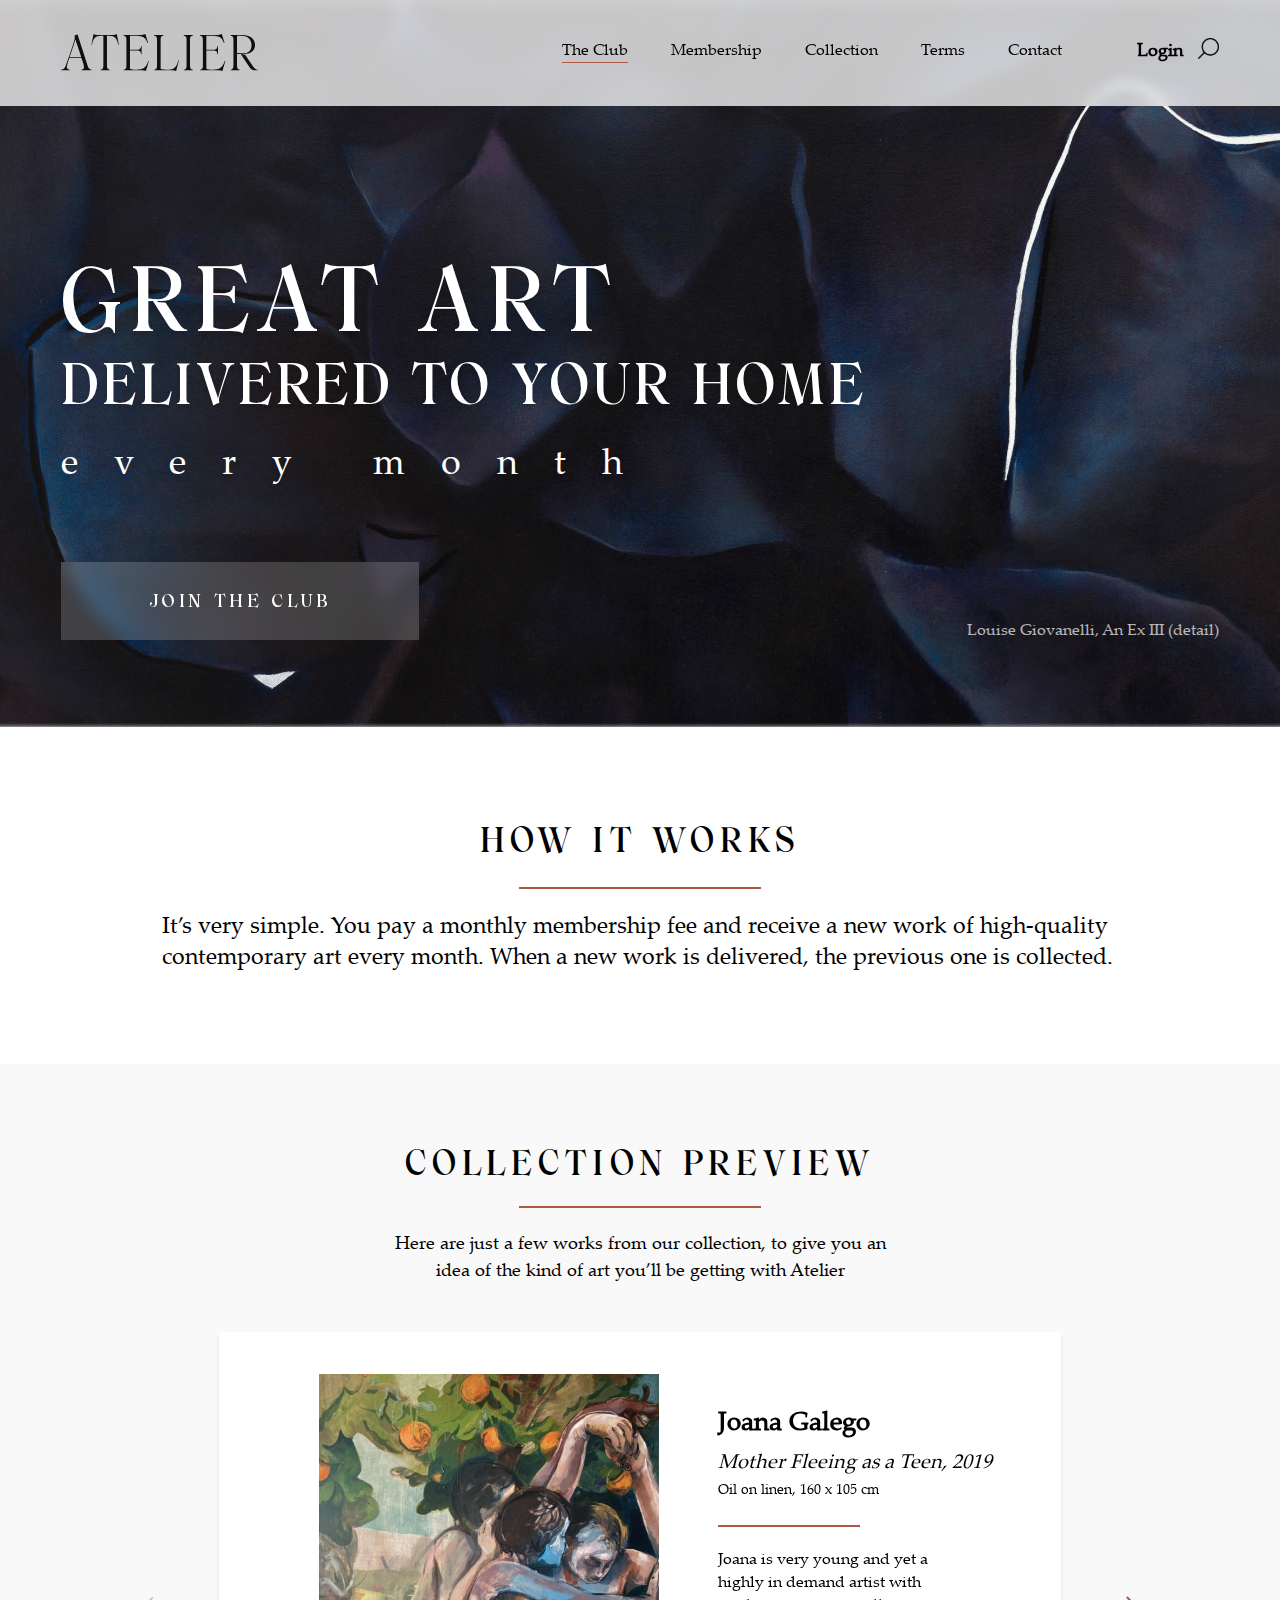
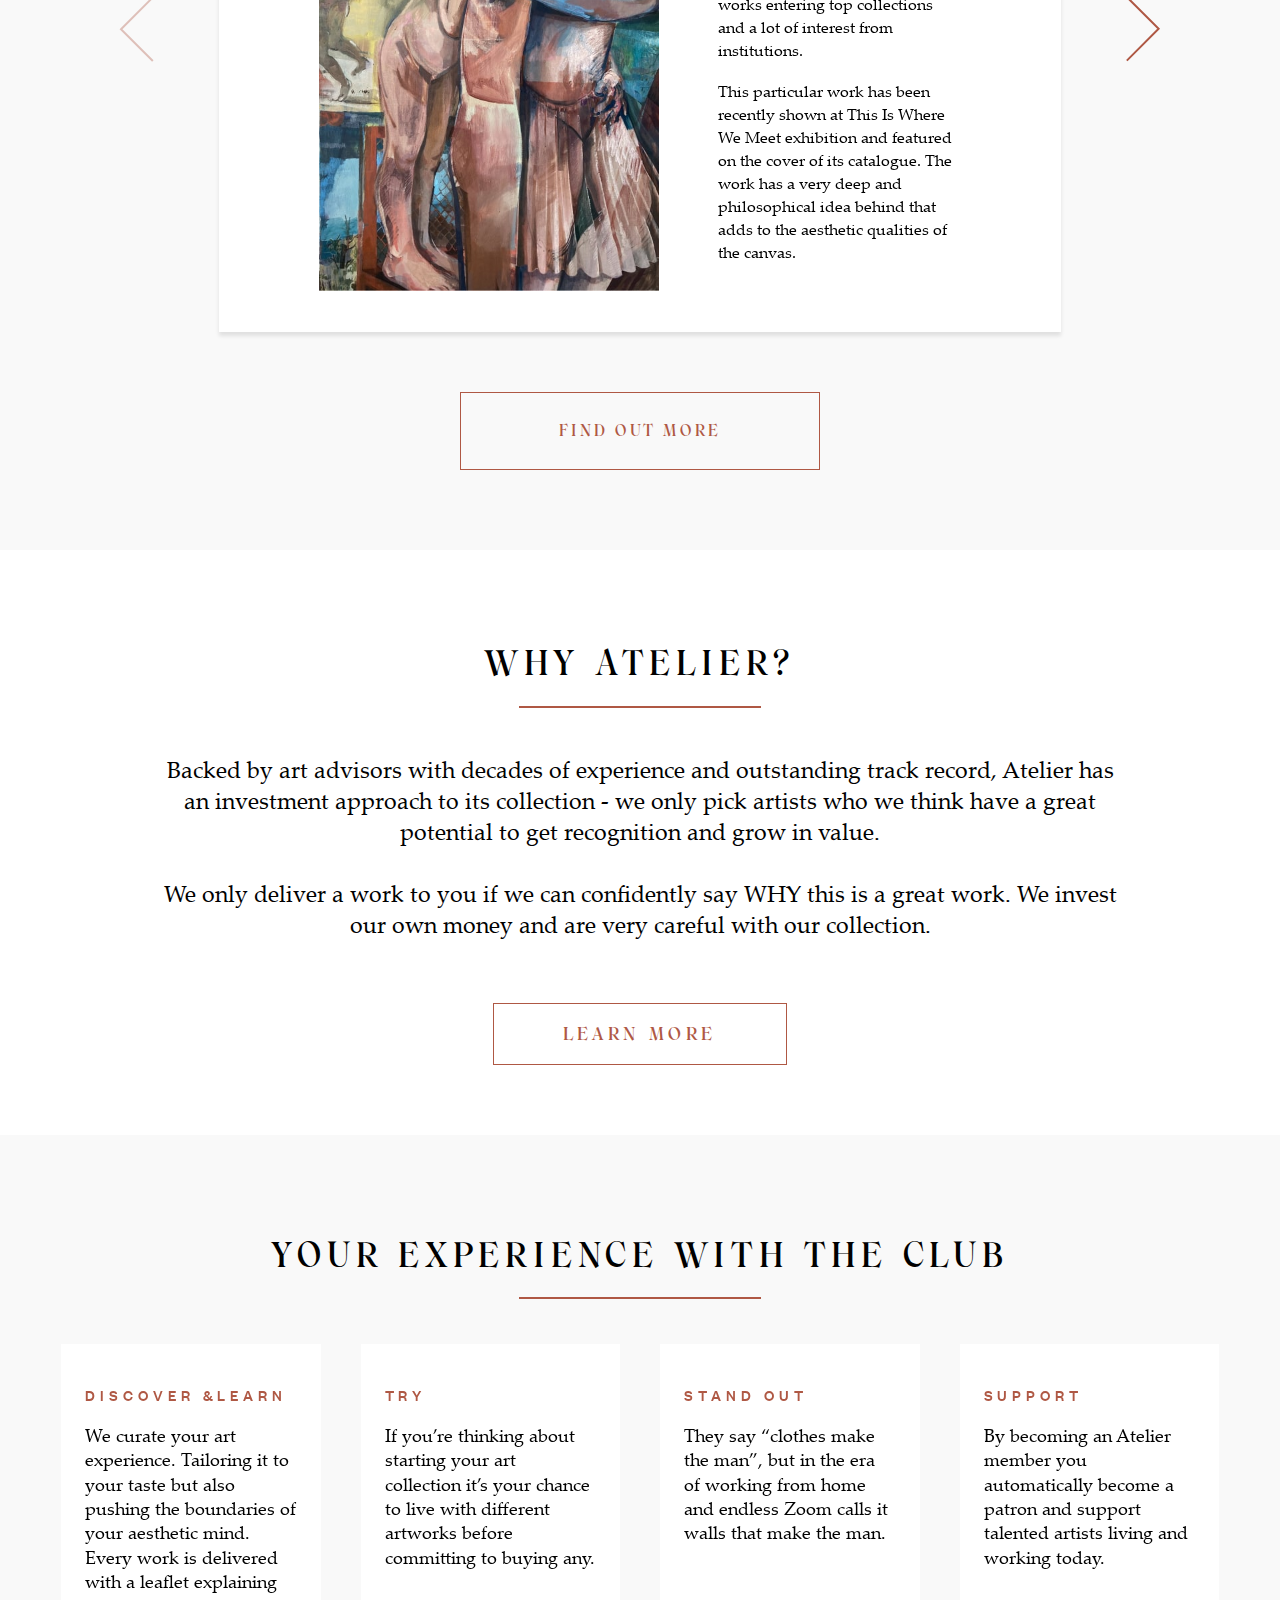
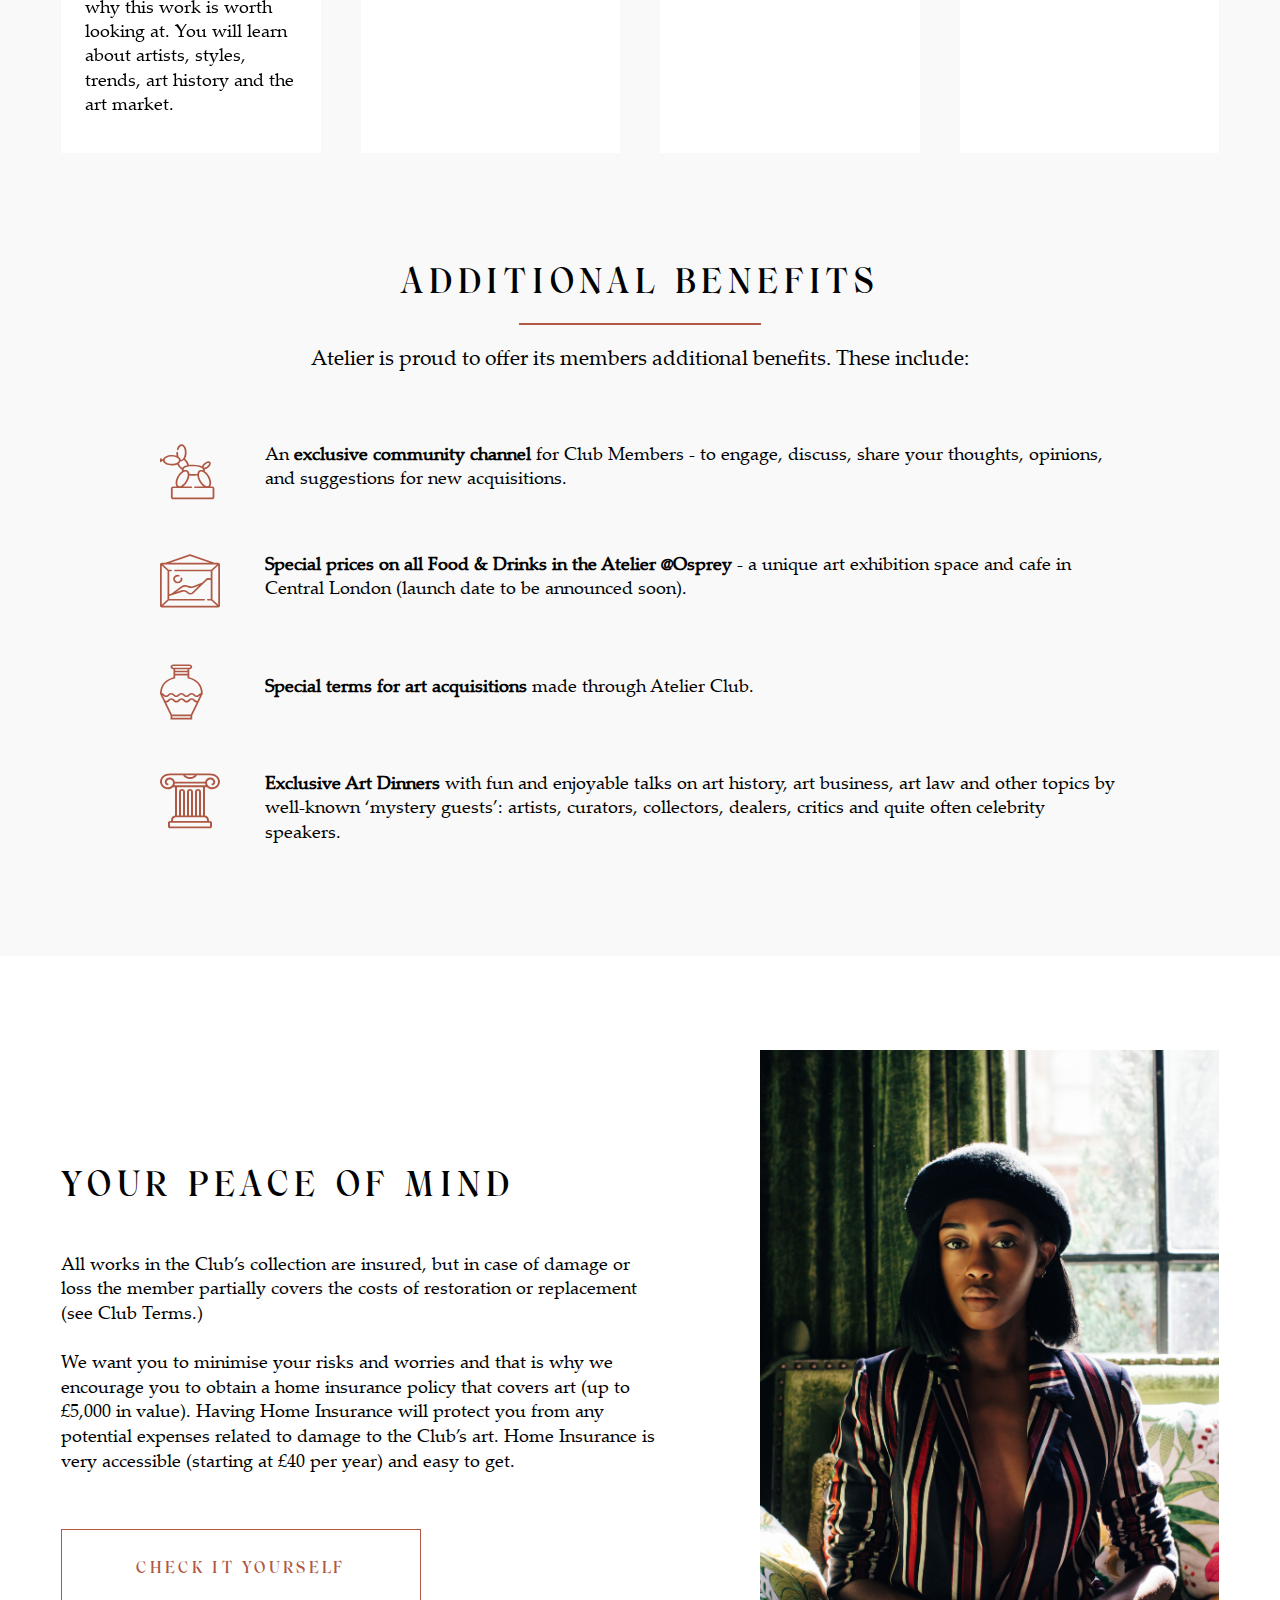
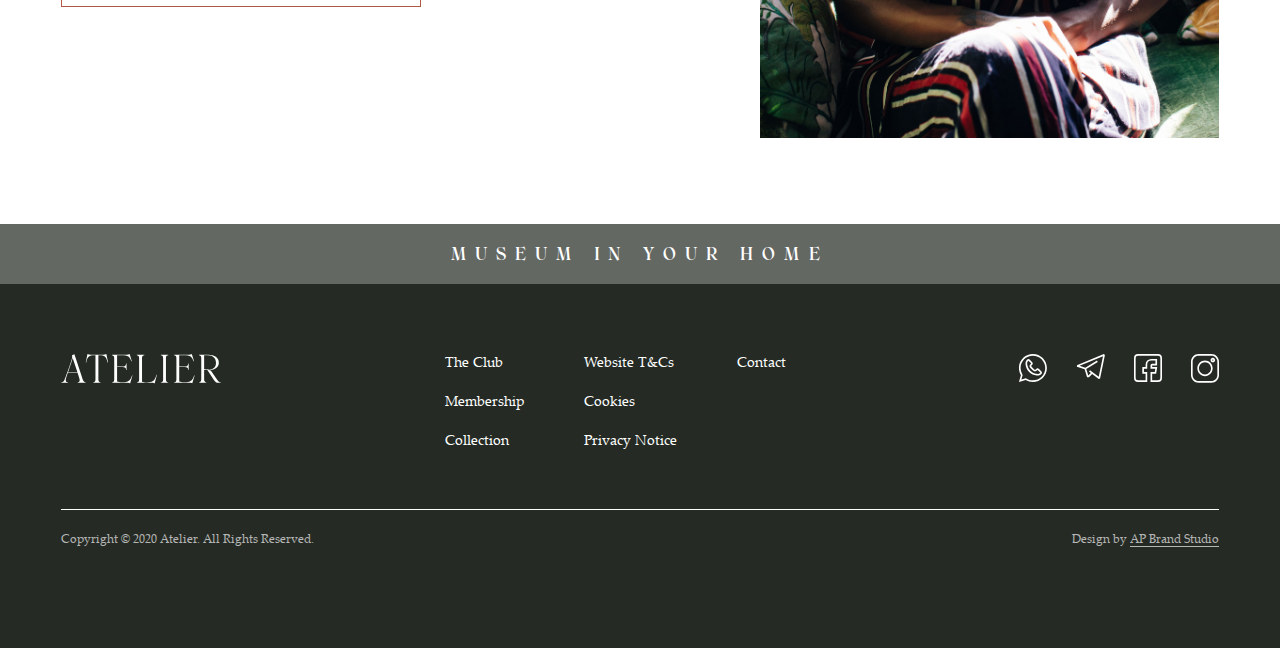
<file: index.html>
<!DOCTYPE html>
<html lang="en">
<head>
	<meta charset="utf-8">
	<title>Atelier Club</title>
	<meta name="description" content="">
	<meta http-equiv="X-UA-Compatible" content="IE=edge">
	<meta name="viewport" content="width=device-width, initial-scale=1, maximum-scale=1">
	<!--<meta property="og:image" content="path/to/image.jpg">
	<link rel="shortcut icon" href="img/favicon/favicon.ico" type="image/x-icon">
	<link rel="apple-touch-icon" href="img/favicon/apple-touch-icon.png">
	<link rel="apple-touch-icon" sizes="72x72" href="img/favicon/apple-touch-icon-72x72.png">
	<link rel="apple-touch-icon" sizes="114x114" href="img/favicon/apple-touch-icon-114x114.png">-->
	<link rel="stylesheet" href="css/main.min.css">
	<link rel="icon" type="image/png" href="favicon.png" />
	<meta name="theme-color" content="#000">
	<meta name="msapplication-navbutton-color" content="#000">
	<meta name="apple-mobile-web-app-status-bar-style" content="#000">
	<!-- This page should not show in search results -->
	<meta name="robots" content="noindex"> 
	<!-- Global site tag (gtag.js) - Google Analytics -->
	<script async src="https://www.googletagmanager.com/gtag/js?id=UA-173219613-1"></script>
	<script>
		window.dataLayer = window.dataLayer || [];
		function gtag(){dataLayer.push(arguments);}
		gtag('js', new Date());
		gtag('config', 'UA-173219613-1');
	</script>
	<meta name="facebook-domain-verification" content="7ufudg6wu48hu9114cftjud2iwtavy" />
</head>
<body>
	<!-- start header -->
	<header class="header">
		<div class="wrapper">
			<div class="header-logo">
				<a href="index.html"><img src="img/logo.svg" alt=""></a>
			</div>
			<div class="header-row">
				<div class="header-mob">
					<a href="#"><img src="img/logo-2.svg" alt=""></a>
				</div>
				<ul class="header-list">
					<li><a href="index.html" class="active">The Club</a></li>
					<li><a href="membership.html">Membership</a></li>
					<li><a href="collection.html">Collection</a></li>
					<li><a href="terms.html">Terms</a></li>
					<li><a href="contact.html">Contact</a></li>
				</ul>
				<a href="#" class="header-link">Login</a>
				<div class="header-search">
					<i class="hb-ico search-ico"></i>
				</div>
			</div>
			<div class="header-bar">
				<span></span>
			</div>
		</div>
	</header>
	<!-- end header -->
	<!-- start main -->
	<section class="main">
		<div class="main-bg" style="background-image: url(img/main-bg-min.png);"></div>
		<div class="wrapper">
			<div class="main-info">
				<h1 class="main-title">
					GREAT Art
					<span>Delivered to Your Home</span>
				</h1>
				<span class="main-subtitle">EVERY MONTH</span>
				<div class="main-bottom">
					<a href="https://artstokk.typeform.com/to/l8BtN8" class="main-btn">JOIN THE CLUB</a>
					<p>Louise Giovanelli, An Ex III (detail)</p>
				</div>
			</div>
		</div>
	</section>
	<!-- end main -->
	<!-- start information -->
	<section class="information">
		<div class="wrapper">
			<h2 class="section-title">HOW IT WORKS</h2>
			<p>It’s very simple. You pay a monthly membership fee and receive a new work of high-quality contemporary art every month. When a new work is delivered, the previous one is collected.</p>
		</div>
	</section>
	<!-- end information -->
	<!-- start collection -->
	<section class="collection">
		<div class="wrapper">
			<div class="collection-top">
				<h2 class="section-title">COLLECTION PREVIEW</h2>
				<p>Here are just a few works from our collection, to give you an idea of the kind of art you’ll be getting with Atelier</p>
			</div>
			<div class="collection-main">
				<div class="collection-slider swiper-container">
					<div class="collection-wrapper swiper-wrapper">
						<div class="collection-slide swiper-slide">
							<div class="collection-row">
								<div class="collection-img"><img src="img/slide-1-min.jpg" alt=""></div>
								<div class="collection-info">
									<div class="collection-info__top">
										<span class="collection-name">Joana Galego</span>
										<span class="collection-subtitle">Mother Fleeing as a Teen, 2019</span>
										<span class="collection-size">Oil on linen, 160 x 105 cm</span>
									</div>
									<p>Joana is very young and yet a highly in demand artist with works entering top collections and a lot of interest from institutions.</p>
								  <p>This particular work has been recently shown at This Is Where We Meet exhibition and featured on the cover of its catalogue. The work has a very deep and philosophical idea behind that adds to the aesthetic qualities of the canvas.</p>
								</div>
							</div>
						</div><!-- slide -->
						<div class="collection-slide swiper-slide">
							<div class="collection-row">
								<div class="collection-img"><img src="img/slide-2-min.jpg" alt=""></div>
								<div class="collection-info">
									<div class="collection-info__top">
										<span class="collection-name">Loie Hollowell</span>
										<span class="collection-subtitle">Milk Fountain, 2021</span>
										<span class="collection-size">Archival ink jet with screen print, 71 x 53 cm</span>
									</div>
									<p>An extremely young and yet already a very successful artist, with her oils selling at top auctions for £300,000. This print was created in January 2021 as a limited edition of 30 in support of a charity working to alleviate hunger.</p>
									<p>The edition was sold out within hours and we are very pleased to secure one of these for the Club.</p>
								</div>
							</div>
						</div><!-- slide -->
						<div class="collection-slide swiper-slide">
							<div class="collection-row">
								<div class="collection-img"><img src="img/slide-3-min.jpg" alt=""></div>
								<div class="collection-info">
									<div class="collection-info__top">
										<span class="collection-name">Donna Huanca</span>
										<span class="collection-subtitle">Spiral para el cielo, 2021</span>
										<span class="collection-size">Hand finished archival pigment print, 100 x 80 cm</span>
									</div>
									<p>American-Bolivian artist Donna Huanca has a vast multi-disciplinary practice encompassing painting, sculpture, performance, choreography, sound and even scent.</p>
									<p>This piece can be seen as a gateway into her practice. </p>
								</div>
							</div>
						</div><!-- slide -->
						<div class="collection-slide swiper-slide">
							<div class="collection-row">
								<div class="collection-img"><img src="img/slide-4-min.jpg" alt=""></div>
								<div class="collection-info">
									<div class="collection-info__top">
										<span class="collection-name">Marilyn Hallam</span>
										<span class="collection-subtitle">White Easel, 2001-2</span>
										<span class="collection-size">Oil on canvas, 137 x 76 cm</span>
									</div>
									<p>An incredibly delicate and fluid treatment of colour in this work is a sign of great mastery. Marilyn Hallam, who spent most of her life in the shadow of her late husband Clyde Hopkins, is now getting recognition and fame of her own.</p>
									<p>"Marilyn Hallam questions life too closely to be a traditional artist. At first you think her paintings are domestic interiors, the more you look at them they seem like universal allegories." The Guardian.</p>
								</div>
							</div>
						</div><!-- slide -->
						<div class="collection-slide swiper-slide">
							<div class="collection-row">
								<div class="collection-img"><img src="img/slide-5-min.jpg" alt=""></div>
								<div class="collection-info">
									<div class="collection-info__top">
										<span class="collection-name">Matt Phillips</span>
										<span class="collection-subtitle">Untitled, 2020</span>
										<span class="collection-size">Silica pigment on canvas, 76 х 60 cm</span>
									</div>
									<p>"In art, unsolvable challenge is a good thing"</p>
									<p>Matt's challenge is to make the paint vibrate through a masterful combination of form and colour. He compares his paintings with music composed of rythm and the chords of colour.</p>
								</div>
							</div>
						</div><!-- slide -->
						<div class="collection-slide swiper-slide">
							<div class="collection-row">
								<div class="collection-img"><img src="img/slide-6-min.jpg" alt=""></div>
								<div class="collection-info">
									<div class="collection-info__top">
										<span class="collection-name">Veronika Pausova</span>
										<span class="collection-subtitle">Uterus, 2021</span>
										<span class="collection-size">Oil on canvas, 46 x 38 cm</span>
									</div>
									<p>Czech born Canada based artist Veronika Pausova creates semi-abstract spaces where the interchange between the physical and cognitive plays out.</p>
									<p>She attempts to represent objects or entities at once inside and outside.</p>
								</div>
							</div>
						</div><!-- slide -->
						<div class="collection-slide swiper-slide">
							<div class="collection-row">
								<div class="collection-img"><img src="img/slide-7-min.jpg" alt=""></div>
								<div class="collection-info">
									<div class="collection-info__top">
										<span class="collection-name">Patrícia Koyšová</span>
										<span class="collection-subtitle">In Search of a Perfect Shape, 2016</span>
										<span class="collection-size">Acrylic on canvas, 105 x 90 cm</span>
									</div>
									<p>A young Slovak artist exploring a new medium of air painting.</p>
									<p>Due to high intensity of colour and movement, her works immediately grab one’s attention and become central pieces in any space and any arrangement.</p>
								</div>
							</div>
						</div><!-- slide -->
						<div class="collection-slide swiper-slide">
							<div class="collection-row">
								<div class="collection-img"><img src="img/slide-8-min.jpg" alt=""></div>
								<div class="collection-info">
									<div class="collection-info__top">
										<span class="collection-name">Valeria Duca</span>
										<span class="collection-subtitle">Evening Light, 2020</span>
										<span class="collection-size">Oil on panel, 60 х 40 cm</span>
									</div>
									<p>In the era of abstraction it’s rare to find an artist who follows the tradition of figurative art so faithfully.</p>
									<p>Although the style may seem traditional, there is nothing traditional in Valeria’s choice of subjects - they resonate deeply with contemporary audiences who find a mirror reflection in her characters.</p>
								</div>
							</div>
						</div><!-- slide -->
						<div class="collection-slide swiper-slide">
							<div class="collection-row">
								<div class="collection-img"><img src="img/slide-9-min.jpg" alt=""></div>
								<div class="collection-info">
									<div class="collection-info__top">
										<span class="collection-name">Rob Branigan </span>
										<span class="collection-subtitle">Shadow III, 2020</span>
										<span class="collection-size">Cyanotype on paper, 60 x 40 cm</span>
									</div>
									<p>Rob’s works can be admired for their aesthetic qualities alone, but each of them is deeply philosophical too.</p>
									<p>His art is based on hours of research, deep understanding of the subject, and courage to ask difficult questions about history, culture and politics.</p>
								</div>
							</div>
						</div><!-- slide -->	
					</div>
				</div>
				<div class="swiper-button-next"><img src="img/icons/arrow-right.svg" alt=""></div>
				<div class="swiper-button-prev"><img src="img/icons/arrow-left.svg" alt=""></div>
				<div class="swiper-pagination"></div>
			</div>
			<div class="button-center">
				<a href="collection.html" class="primary-btn">FIND OUT MORE</a>
			</div>
		</div>
	</section>
	<!-- end collection -->
	<!-- start information -->
	<section class="information information-second">
		<div class="wrapper">
			<h2 class="section-title">WHY ATELIER?</h2>
			<p>Backed by art advisors with decades of experience and outstanding track record, Atelier has an investment approach to its collection - we only pick artists who we think have a great potential to get recognition and grow in value.</p>
		  <p>We only deliver a work to you if we can confidently say WHY this is a great work. We invest our own money and are very careful with our collection.</p>
			<a href="collection.html" class="primary-btn">LEARN MORE</a>
		</div>
	</section>
	<!-- end information -->
	<!-- start experience -->
	<section class="experience">
		<div class="wrapper">
			<h2 class="section-title">YOUR EXPERIENCE WITH THE CLUB</h2>
			<div class="experience-main">
				<div class="experience-slider swiper-container">
					<div class="experience-wrapper swiper-wrapper">
						<div class="experience-col swiper-slide">
							<div class="experience-wrap">
								<span class="experience-title">DISCOVER &LEARN</span>
								<p>We curate your art experience. Tailoring it to your taste but also pushing the boundaries of your aesthetic mind. Every work is delivered with a leaflet explaining why this work is worth looking at. You will learn about artists, styles, trends, art history and the art market.</p>
							</div>
						</div><!-- col -->
						<div class="experience-col swiper-slide">
							<div class="experience-wrap">
								<span class="experience-title">TRY</span>
								<p>If you’re thinking about starting your art collection it’s your chance to live with different artworks before committing to buying any.</p>
							</div>
						</div><!-- col -->
						<div class="experience-col swiper-slide">
							<div class="experience-wrap">
								<span class="experience-title">STAND OUT</span>
								<p>They say “clothes make the man”, but in the era of working from home and endless Zoom calls it walls that make the man.</p>
							</div>
						</div><!-- col -->
						<div class="experience-col swiper-slide">
							<div class="experience-wrap">
								<span class="experience-title">SUPPORT</span>
								<p>By becoming an Atelier member you automatically become a patron and support talented artists living and working today.</p>
							</div>
						</div><!-- col -->
					</div>
				</div>
				<div class="swiper-pagination"></div>
			</div>
			<div class="experience-bottom">
				<div class="experience-info">
					<h2 class="section-title">ADDITIONAL BENEFITS</h2>
					<p>Atelier is proud to offer its members additional benefits. These include:</p>
				</div>
				<div class="experience-list">
					<div class="experience-item">
						<div class="experience-ico"><img src="img/ico-1.svg" alt=""></div>
						<p>An <b>exclusive community channel</b> for Club Members - to engage, discuss, share your thoughts, opinions, and suggestions for new acquisitions.</p>
					</div><!-- item -->
					<div class="experience-item">
						<div class="experience-ico"><img src="img/ico-2.svg" alt=""></div>
						<p><b>Special prices on all Food & Drinks in the Atelier @Osprey</b> - a unique art exhibition space and cafe in Central London (launch date to be announced soon).</p>
					</div><!-- item -->
					<div class="experience-item">
						<div class="experience-ico"><img src="img/ico-3.svg" alt=""></div>
						<p><b>Special terms for art acquisitions</b> made through Atelier Club.</p>
					</div><!-- item -->
					<div class="experience-item">
						<div class="experience-ico"><img src="img/ico-4.svg" alt=""></div>
						<p><b>Exclusive Art Dinners</b> with fun and enjoyable talks on art history, art business, art law and other topics by well-known ‘mystery guests’: artists, curators, collectors, dealers, critics and quite often celebrity speakers.</p>
					</div><!-- item -->
				</div>
			</div>
		</div>
	</section>
	<!-- end experience -->
	<!-- start about -->
	<section class="about">
		<div class="wrapper">
			<div class="about-row">
				<div class="about-info">
					<h2 class="section-title">YOUR PEACE OF MIND</h2>
					<p>All works in the Club’s collection are insured, but in case of damage or loss the member partially covers the costs of restoration or replacement (see Club Terms.) </p>
				  <p>We want you to minimise your risks and worries and that is why we encourage you to obtain a home insurance policy that covers art (up to £5,000 in value). Having Home Insurance will protect you from any potential expenses related to damage to the Club’s art. Home Insurance is very accessible (starting at £40 per year) and easy to get.</p>
				  <a href="https://www.comparethemarket.com/" class="primary-btn">CHECK IT YOURSELF</a>
				</div>
				<div class="about-img"><img src="img/human-1-min.jpg" alt=""></div>
			</div>
		</div>
	</section>
	<!-- end about -->
	<!-- start footer -->
	<footer class="footer">
		<div class="footer-top">
			<span class="footer-title">MUSEUM IN YOUR HOME</span>
		</div>
		<div class="footer-wrap">
			<div class="wrapper">
				<div class="footer-middle">
					<div class="footer-logo">
						<a href="#"><img src="img/logo-white.svg" alt=""></a>
					</div>
					<div class="footer-row">
						<ul class="footer-list">
							<li><a href="index.html">The Club</a></li>
							<li><a href="membership.html">Membership</a></li>
							<li><a href="collection.html">Collection</a></li>
						</ul>
						<ul class="footer-list">
							<li><a href="./docs/website_terms.pdf">Website T&Cs</a></li>
							<li><a href="./docs/cookie.pdf">Cookies</a></li>
							<li><a href="./docs/privacy.pdf">Privacy Notice</a></li>
						</ul>
						<ul class="footer-list">
							<li><a href="contact.html">Contact</a></li>
						</ul>
					</div>
					<ul class="footer-social">
						<li><a href="#"><img src="img/soc-1.svg" alt=""></a></li>
						<li><a href="#"><img src="img/soc-2.svg" alt=""></a></li>
						<li><a href="#"><img src="img/soc-3.svg" alt=""></a></li>
						<li><a href="https://www.instagram.com/contemporary_art_atelier/"><img src="img/soc-4.svg" alt=""></a></li>
					</ul>
				</div>
				<div class="footer-bottom">
					<p>Copyright © 2020 Atelier. All Rights Reserved.</p>
					<p>Design by <a href="https://apbrandstudio.com">AP Brand Studio</a></p>
				</div>
			</div>
		</div>
	</footer>
	<!-- end footer -->
	<script defer src="https://ajax.googleapis.com/ajax/libs/jquery/3.1.1/jquery.min.js"></script>
	<script defer src="js/scripts.min.js"></script>
</body>
</html>
</file>
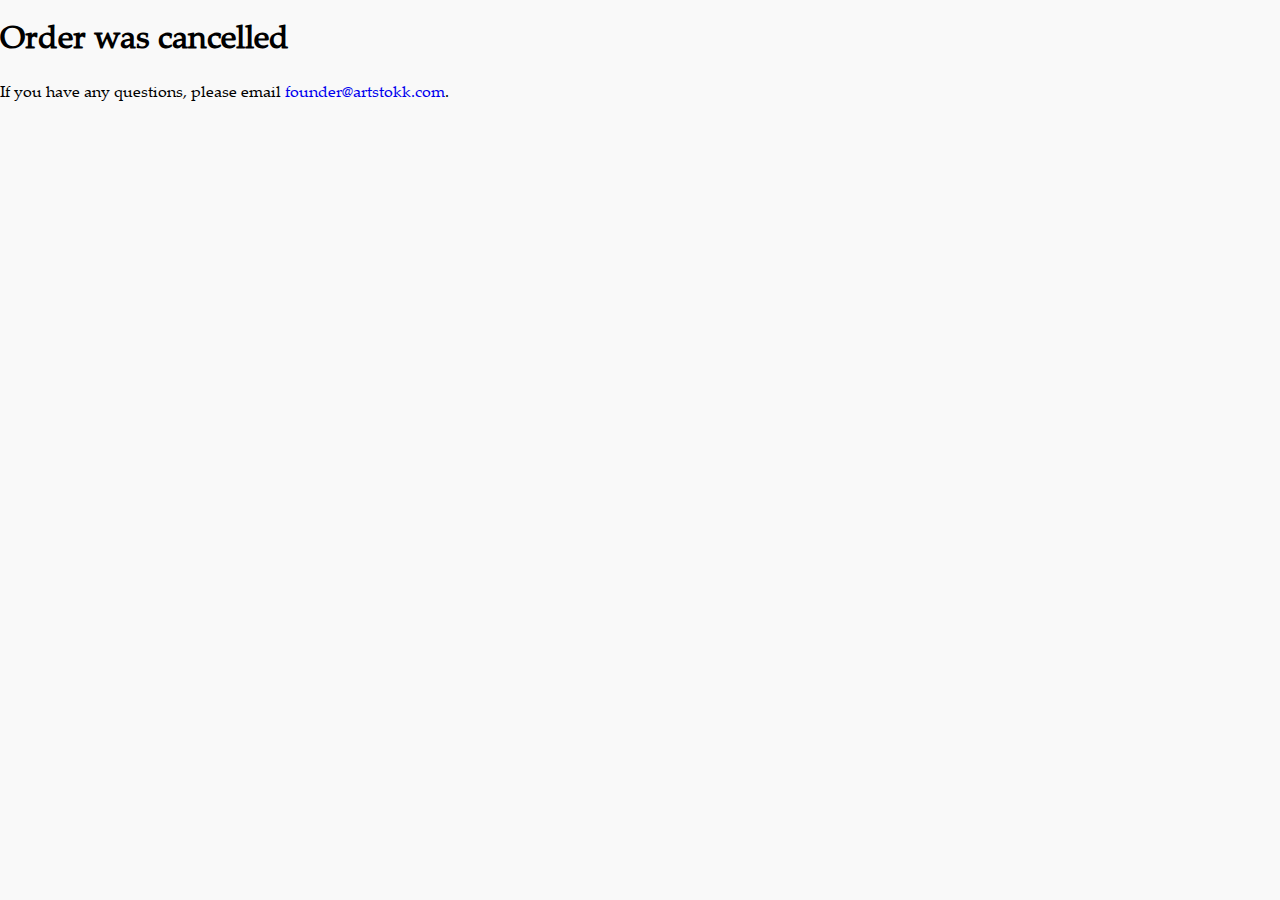
<file: cancelled.html>
<!DOCTYPE html>
<html lang="en">
<head>
	<meta charset="utf-8">
	<title>Atelier Club</title>
	<meta name="description" content="">
	<meta http-equiv="X-UA-Compatible" content="IE=edge">
	<meta name="viewport" content="width=device-width, initial-scale=1, maximum-scale=1">
	<!--<meta property="og:image" content="path/to/image.jpg">
	<link rel="shortcut icon" href="img/favicon/favicon.ico" type="image/x-icon">
	<link rel="apple-touch-icon" href="img/favicon/apple-touch-icon.png">
	<link rel="apple-touch-icon" sizes="72x72" href="img/favicon/apple-touch-icon-72x72.png">
	<link rel="apple-touch-icon" sizes="114x114" href="img/favicon/apple-touch-icon-114x114.png">-->
	<link rel="stylesheet" href="css/main.min.css">
	<link rel="icon" type="image/png" href="favicon.png" />
	<meta name="theme-color" content="#000">
	<meta name="msapplication-navbutton-color" content="#000">
	<meta name="apple-mobile-web-app-status-bar-style" content="#000">
	<!-- This page should not show in search results -->
	<meta name="robots" content="noindex"> 
	<!-- Global site tag (gtag.js) - Google Analytics -->
	<script async src="https://www.googletagmanager.com/gtag/js?id=UA-173219613-1"></script>
	<script>
		window.dataLayer = window.dataLayer || [];
		function gtag(){dataLayer.push(arguments);}
		gtag('js', new Date());
		gtag('config', 'UA-173219613-1');
	</script>
</head>
<body>
	<h1>Order was cancelled</h1>
	<p>
		If you have any questions, please email
		<a href="mailto:founder@artstokk.com">founder@artstokk.com</a>.
	</p>
</body>
</html>
</file>
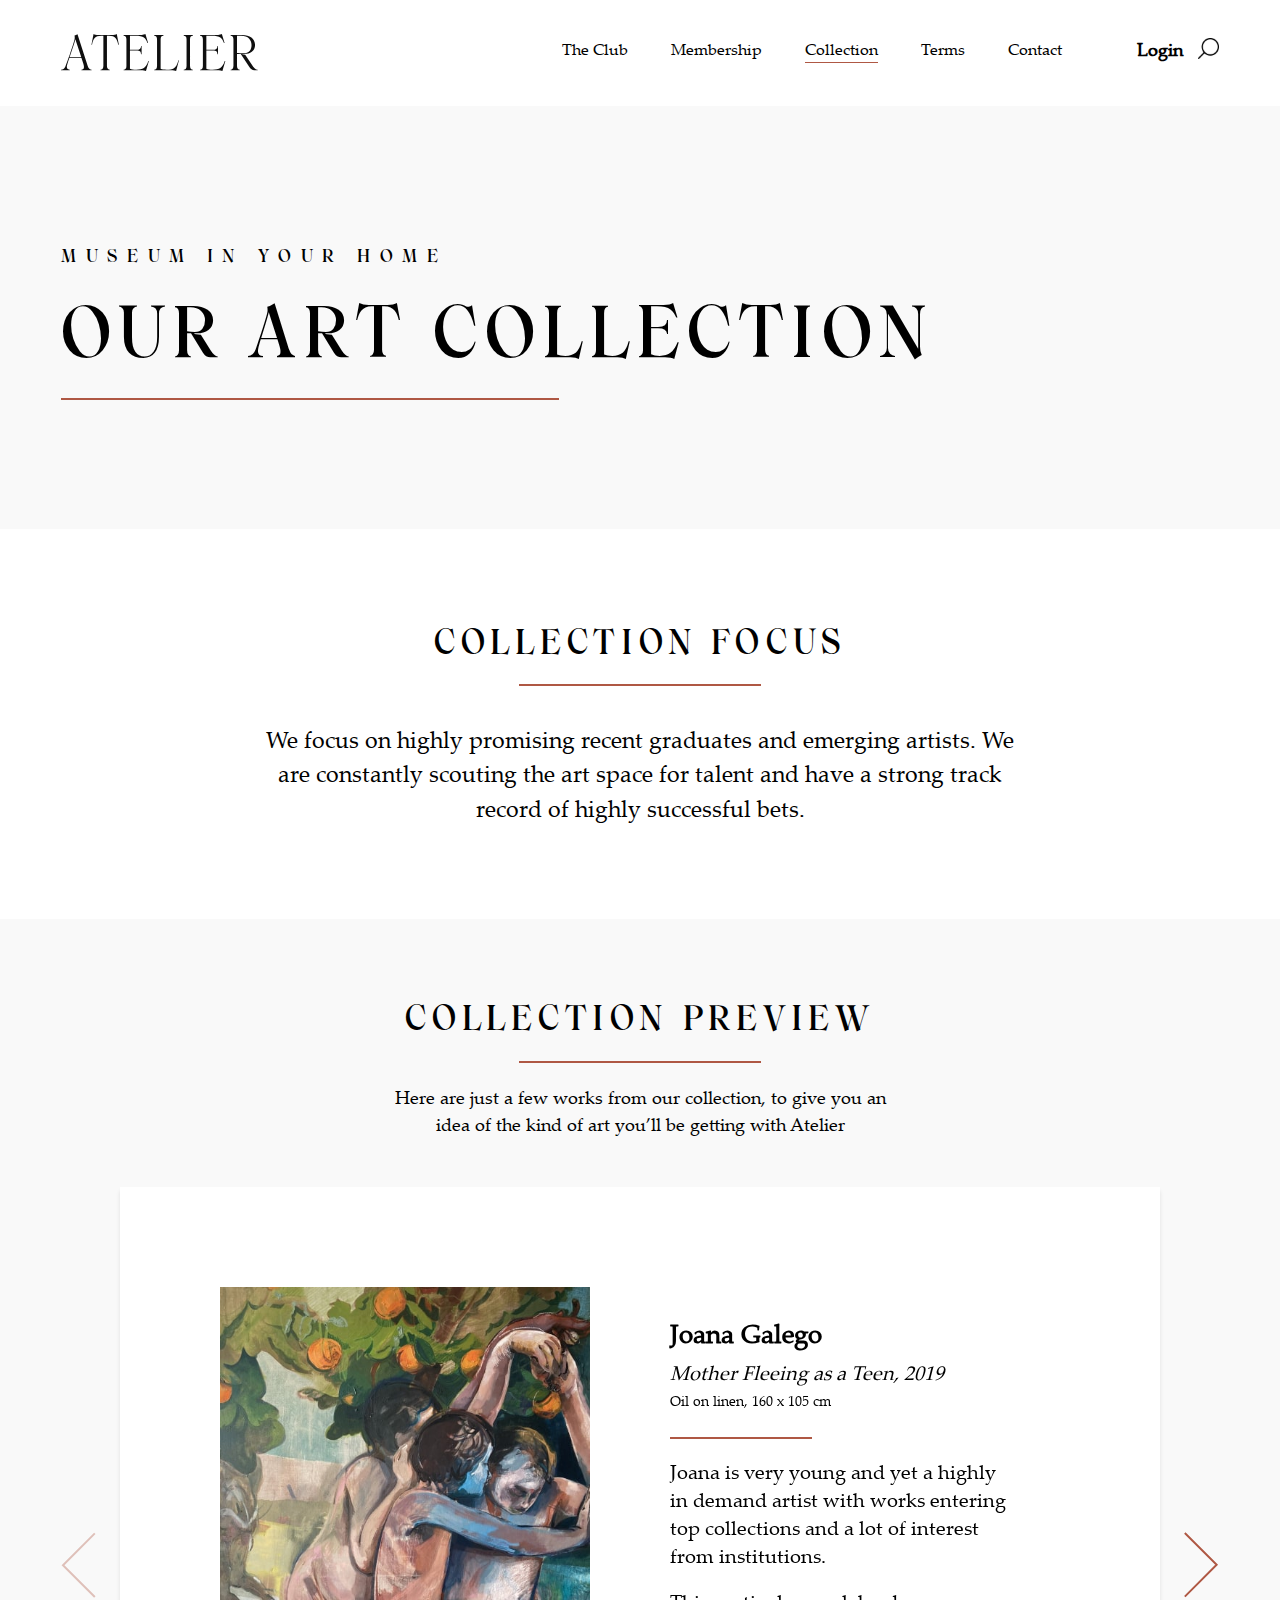
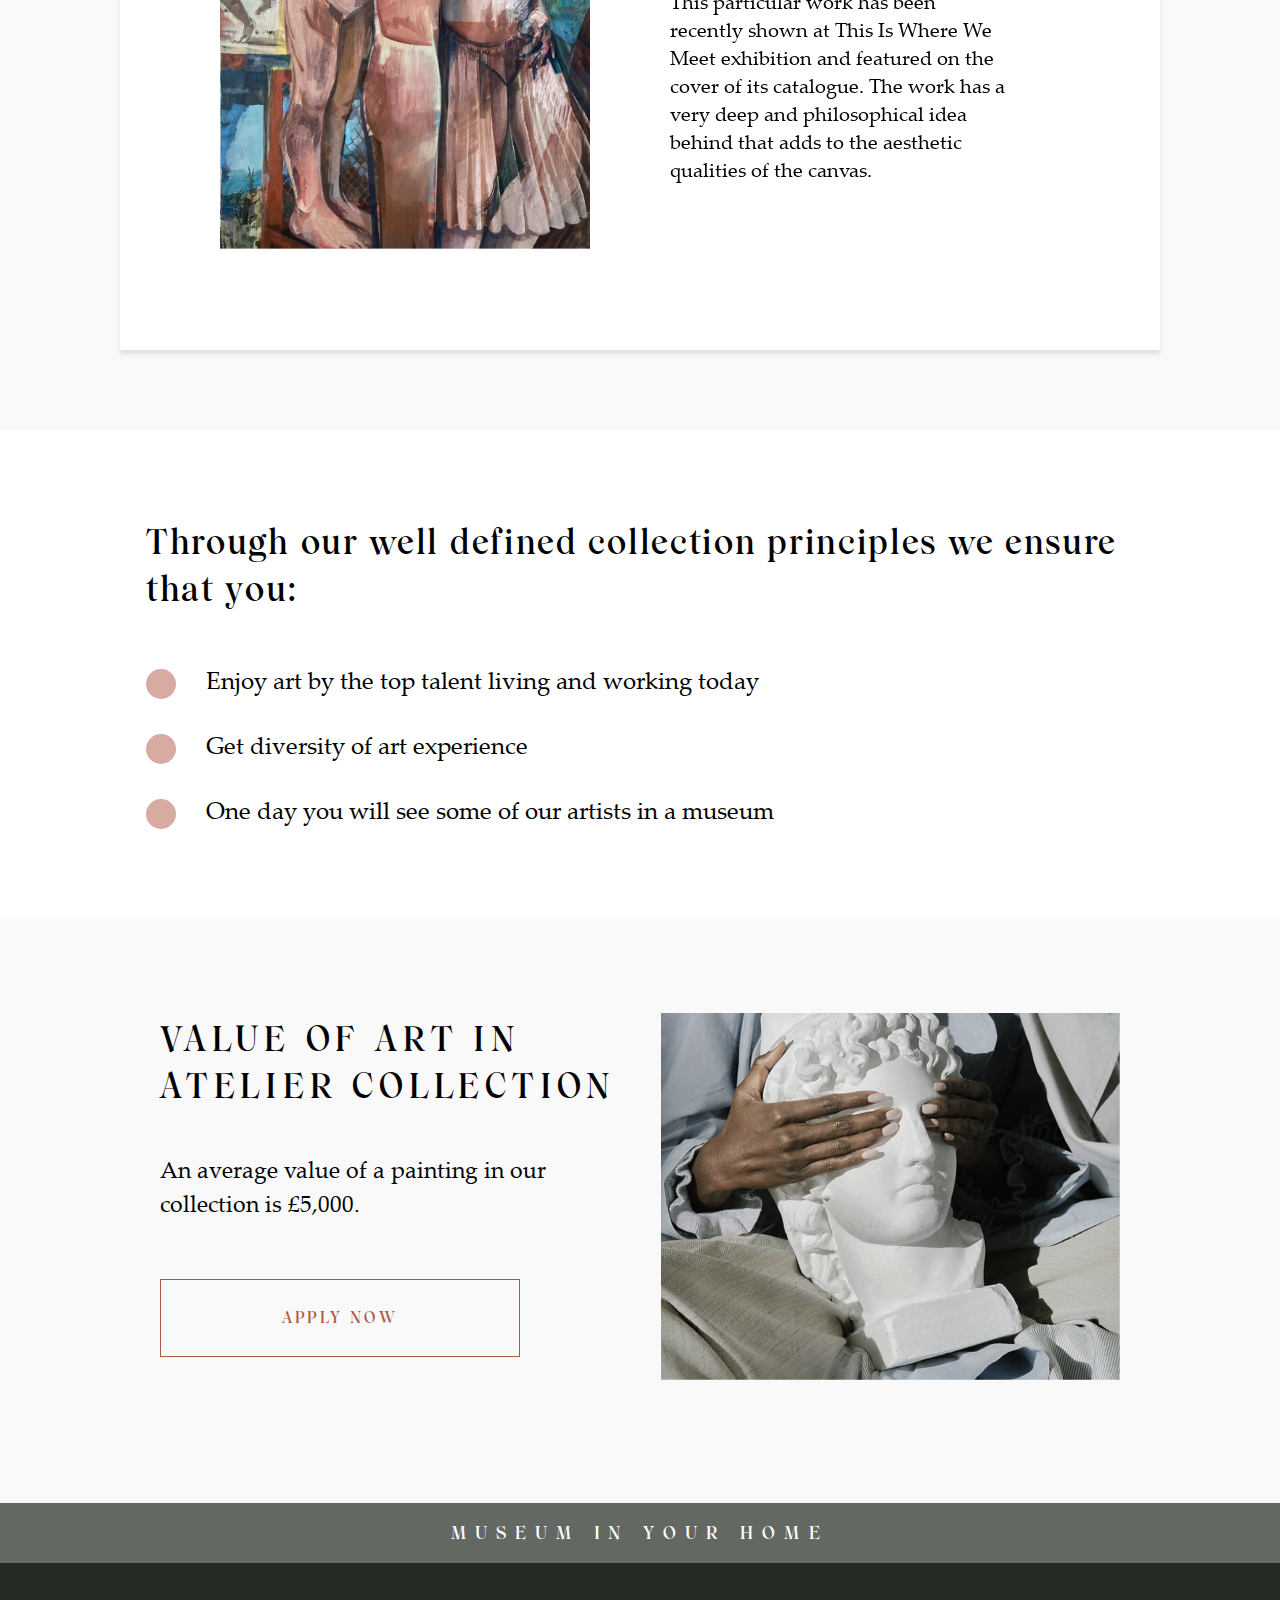
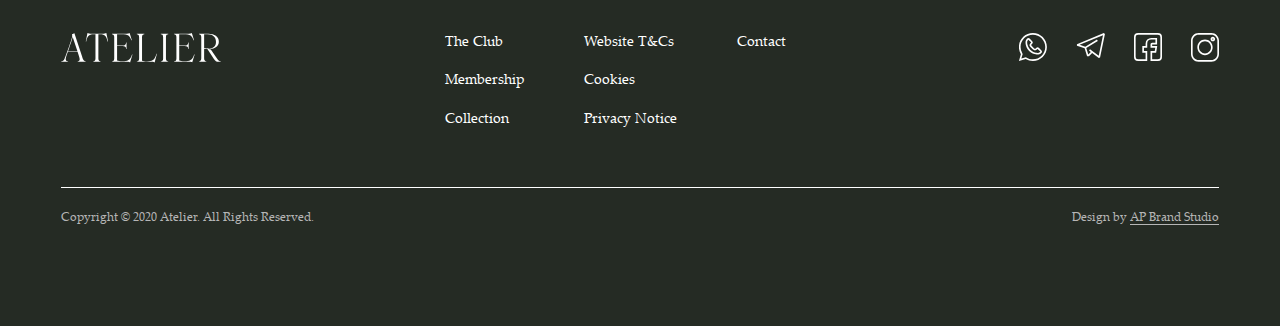
<file: collection.html>
<!DOCTYPE html>
<html lang="en">
<head>
	<meta charset="utf-8">
	<title>Atelier Club</title>
	<meta name="description" content="">
	<meta http-equiv="X-UA-Compatible" content="IE=edge">
	<meta name="viewport" content="width=device-width, initial-scale=1, maximum-scale=1">
	<!--<meta property="og:image" content="path/to/image.jpg">
	<link rel="shortcut icon" href="img/favicon/favicon.ico" type="image/x-icon">
	<link rel="apple-touch-icon" href="img/favicon/apple-touch-icon.png">
	<link rel="apple-touch-icon" sizes="72x72" href="img/favicon/apple-touch-icon-72x72.png">
	<link rel="apple-touch-icon" sizes="114x114" href="img/favicon/apple-touch-icon-114x114.png">-->
	<link rel="stylesheet" href="css/main.min.css">
	<link rel="icon" type="image/png" href="favicon.png" />
	<meta name="theme-color" content="#000">
	<meta name="msapplication-navbutton-color" content="#000">
	<meta name="apple-mobile-web-app-status-bar-style" content="#000">
	<!-- This page should not show in search results -->
	<meta name="robots" content="noindex"> 
	<!-- Global site tag (gtag.js) - Google Analytics -->
	<script async src="https://www.googletagmanager.com/gtag/js?id=UA-173219613-1"></script>
	<script>
		window.dataLayer = window.dataLayer || [];
		function gtag(){dataLayer.push(arguments);}
		gtag('js', new Date());
		gtag('config', 'UA-173219613-1');
	</script>
</head>
<body>
	<!-- start header -->
	<header class="header header-second">
		<div class="wrapper">
			<div class="header-logo">
				<a href="index.html"><img src="img/logo.svg" alt=""></a>
			</div>
			<div class="header-row">
				<div class="header-mob">
					<a href="#"><img src="img/logo-2.svg" alt=""></a>
				</div>
				<ul class="header-list">
					<li><a href="/index.html">The Club</a></li>
					<li><a href="/membership.html">Membership</a></li>
					<li><a href="/collection.html" class="active">Collection</a></li>
					<li><a href="/terms.html">Terms</a></li>
					<li><a href="/contact.html">Contact</a></li>
				</ul>
				<a href="#" class="header-link">Login</a>
				<div class="header-search">
					<i class="hb-ico search-ico"></i>
				</div>
			</div>
			<div class="header-bar">
				<span></span>
			</div>
		</div>
	</header>
	<!-- end header -->
	<!-- start page -->
	<section class="page page-second">
		<div class="wrapper">
			<div class="page-top">
				<span class="page-subtitle">MUSEUM IN YOUR HOME</span>
				<h1 class="page-head">OUR ART COLLECTION</h1>
			</div>
		</div>
	</section>
	<!-- end page -->
	<!-- start information -->
	<section class="information information-small">
		<div class="wrapper">
			<h2 class="section-title">COLLECTION FOCUS</h2>
			<p>We focus on highly promising recent graduates and emerging artists. We are constantly scouting the art space for talent and have a strong track record of highly successful bets.</p>
		</div>
	</section>
	<!-- end information -->
	<!-- start collection -->
	<section class="collection collection-second">
		<div class="wrapper">
			<div class="collection-top">
				<h2 class="section-title">COLLECTION PREVIEW</h2>
				<p>Here are just a few works from our collection, to give you an idea of the kind of art you’ll be getting with Atelier</p>
			</div>
			<div class="collection-main">
				<div class="collection-slider swiper-container">
					<div class="collection-wrapper swiper-wrapper">
						<div class="collection-slide swiper-slide">
							<div class="collection-row">
								<div class="collection-img"><img src="img/slide-1-min.jpg" alt=""></div>
								<div class="collection-info">
									<div class="collection-info__top">
										<span class="collection-name">Joana Galego</span>
										<span class="collection-subtitle">Mother Fleeing as a Teen, 2019</span>
										<span class="collection-size">Oil on linen, 160 x 105 cm</span>
									</div>
									<p>Joana is very young and yet a highly in demand artist with works entering top collections and a lot of interest from institutions.</p>
								  <p>This particular work has been recently shown at This Is Where We Meet exhibition and featured on the cover of its catalogue. The work has a very deep and philosophical idea behind that adds to the aesthetic qualities of the canvas.</p>
								</div>
							</div>
						</div><!-- slide -->
						<div class="collection-slide swiper-slide">
							<div class="collection-row">
								<div class="collection-img"><img src="img/slide-2-min.jpg" alt=""></div>
								<div class="collection-info">
									<div class="collection-info__top">
										<span class="collection-name">Loie Hollowell</span>
										<span class="collection-subtitle">Milk Fountain, 2021</span>
										<span class="collection-size">Archival ink jet with screen print, 71 x 53 cm</span>
									</div>
									<p>An extremely young and yet already a very successful artist, with her oils selling at top auctions for £300,000. This print was created in January 2021 as a limited edition of 30 in support of a charity working to alleviate hunger.</p>
									<p>The edition was sold out within hours and we are very pleased to secure one of these for the Club.</p>
								</div>
							</div>
						</div><!-- slide -->
						<div class="collection-slide swiper-slide">
							<div class="collection-row">
								<div class="collection-img"><img src="img/slide-3-min.jpg" alt=""></div>
								<div class="collection-info">
									<div class="collection-info__top">
										<span class="collection-name">Marilyn Hallam</span>
										<span class="collection-subtitle">White Easel, 2001-2</span>
										<span class="collection-size">Oil on canvas, 137 x 76 cm</span>
									</div>
									<p>An incredibly delicate and fluid treatment of colour in this work is a sign of great mastery. Marilyn Hallam, who spent most of her life in the shadow of her late husband Clyde Hopkins, is now getting recognition and fame of her own.</p>
									<p>"Marilyn Hallam questions life too closely to be a traditional artist. At first you think her paintings are domestic interiors, the more you look at them they seem like universal allegories." The Guardian.</p>
								</div>
							</div>
						</div><!-- slide -->
						<div class="collection-slide swiper-slide">
							<div class="collection-row">
								<div class="collection-img"><img src="img/slide-6-min.jpg" alt=""></div>
								<div class="collection-info">
									<div class="collection-info__top">
										<span class="collection-name">Rob Branigan </span>
										<span class="collection-subtitle">Shadow III, 2020</span>
										<span class="collection-size">Cyanotype on paper, 60 x 40 cm</span>
									</div>
									<p>Rob’s works can be admired for their aesthetic qualities alone, but each of them is deeply philosophical too.</p>
									<p>His art is based on hours of research, deep understanding of the subject, and courage to ask difficult questions about history, culture and politics.</p>
								</div>
							</div>
						</div><!-- slide -->
						<div class="collection-slide swiper-slide">
							<div class="collection-row">
								<div class="collection-img"><img src="img/slide-4-min.jpg" alt=""></div>
								<div class="collection-info">
									<div class="collection-info__top">
										<span class="collection-name">Patrícia Koyšová</span>
										<span class="collection-subtitle">In Search of a Perfect Shape, 2016</span>
										<span class="collection-size">Acrylic on canvas, 105 x 90 cm</span>
									</div>
									<p>A young Slovak artist exploring a new medium of air painting.</p>
									<p>Due to high intensity of colour and movement, her works immediately grab one’s attention and become central pieces in any space and any arrangement.</p>
								</div>
							</div>
						</div><!-- slide -->
						<div class="collection-slide swiper-slide">
							<div class="collection-row">
								<div class="collection-img"><img src="img/slide-5-min.jpg" alt=""></div>
								<div class="collection-info">
									<div class="collection-info__top">
										<span class="collection-name">Valeria Duca</span>
										<span class="collection-subtitle">Evening Light, 2020</span>
										<span class="collection-size">Oil on panel, 60 х 40 cm</span>
									</div>
									<p>In the era of abstraction it’s rare to find an artist who follows the tradition of figurative art so faithfully.</p>
									<p>Although the style may seem traditional, there is nothing traditional in Valeria’s choice of subjects - they resonate deeply with contemporary audiences who find a mirror reflection in her characters.</p>
								</div>
							</div>
						</div><!-- slide -->
					</div>
				</div>
				<div class="swiper-button-next"><img src="img/icons/arrow-right.svg" alt=""></div>
				<div class="swiper-button-prev"><img src="img/icons/arrow-left.svg" alt=""></div>
				<div class="swiper-pagination"></div>
			</div>
		</div>
	</section>
	<!-- end collection -->
	<!-- start application -->
	<section class="application">
		<div class="wrapper">
			<h3 class="application-title">Through our well defined collection principles we ensure that you:</h3>
			<ul class="application-list">
				<li>Enjoy art by the top talent living and working today</li>
				<li>Get diversity of art experience</li>
				<li>One day you will see some of our artists in a museum</li>
			</ul>
		</div>
	</section>
	<!-- end application -->
	<!-- start about -->
	<section class="about about-second about-bg">
		<div class="wrapper">
			<div class="about-row">
				<div class="about-info">
					<h2 class="section-title">VALUE OF ART in Atelier Collection</h2>
					<p>An average value of a painting in our collection is £5,000.</p>
					<a href="https://artstokk.typeform.com/to/l8BtN8" class="primary-btn">APPLY NOW</a>
				</div>
				<div class="about-img"><img src="img/art-img-min.jpg" alt=""></div>
			</div>
		</div>
	</section>
	<!-- end about -->
	<!-- start footer -->
	<footer class="footer">
		<div class="footer-top">
			<span class="footer-title">MUSEUM IN YOUR HOME</span>
		</div>
		<div class="footer-wrap">
			<div class="wrapper">
				<div class="footer-middle">
					<div class="footer-logo">
						<a href="#"><img src="img/logo-white.svg" alt=""></a>
					</div>
					<div class="footer-row">
						<ul class="footer-list">
							<li><a href="index.html">The Club</a></li>
							<li><a href="membership.html">Membership</a></li>
							<li><a href="collection.html">Collection</a></li>
						</ul>
						<ul class="footer-list">
							<li><a href="./docs/website_terms.pdf">Website T&Cs</a></li>
							<li><a href="./docs/cookie.pdf">Cookies</a></li>
							<li><a href="./docs/privacy.pdf">Privacy Notice</a></li>
						</ul>
						<ul class="footer-list">
							<li><a href="contact.html">Contact</a></li>
						</ul>
					</div>
					<ul class="footer-social">
						<li><a href="#"><img src="img/soc-1.svg" alt=""></a></li>
						<li><a href="#"><img src="img/soc-2.svg" alt=""></a></li>
						<li><a href="#"><img src="img/soc-3.svg" alt=""></a></li>
						<li><a href="https://www.instagram.com/contemporary_art_atelier/"><img src="img/soc-4.svg" alt=""></a></li>
					</ul>
				</div>
				<div class="footer-bottom">
					<p>Copyright © 2020 Atelier. All Rights Reserved.</p>
					<p>Design by <a href="https://apbrandstudio.com">AP Brand Studio</a></p>
				</div>
			</div>
		</div>
	</footer>
	<!-- end footer -->
	<script defer src="https://ajax.googleapis.com/ajax/libs/jquery/3.1.1/jquery.min.js"></script>
	<script defer src="js/scripts.min.js"></script>
</body>
</html>
</file>
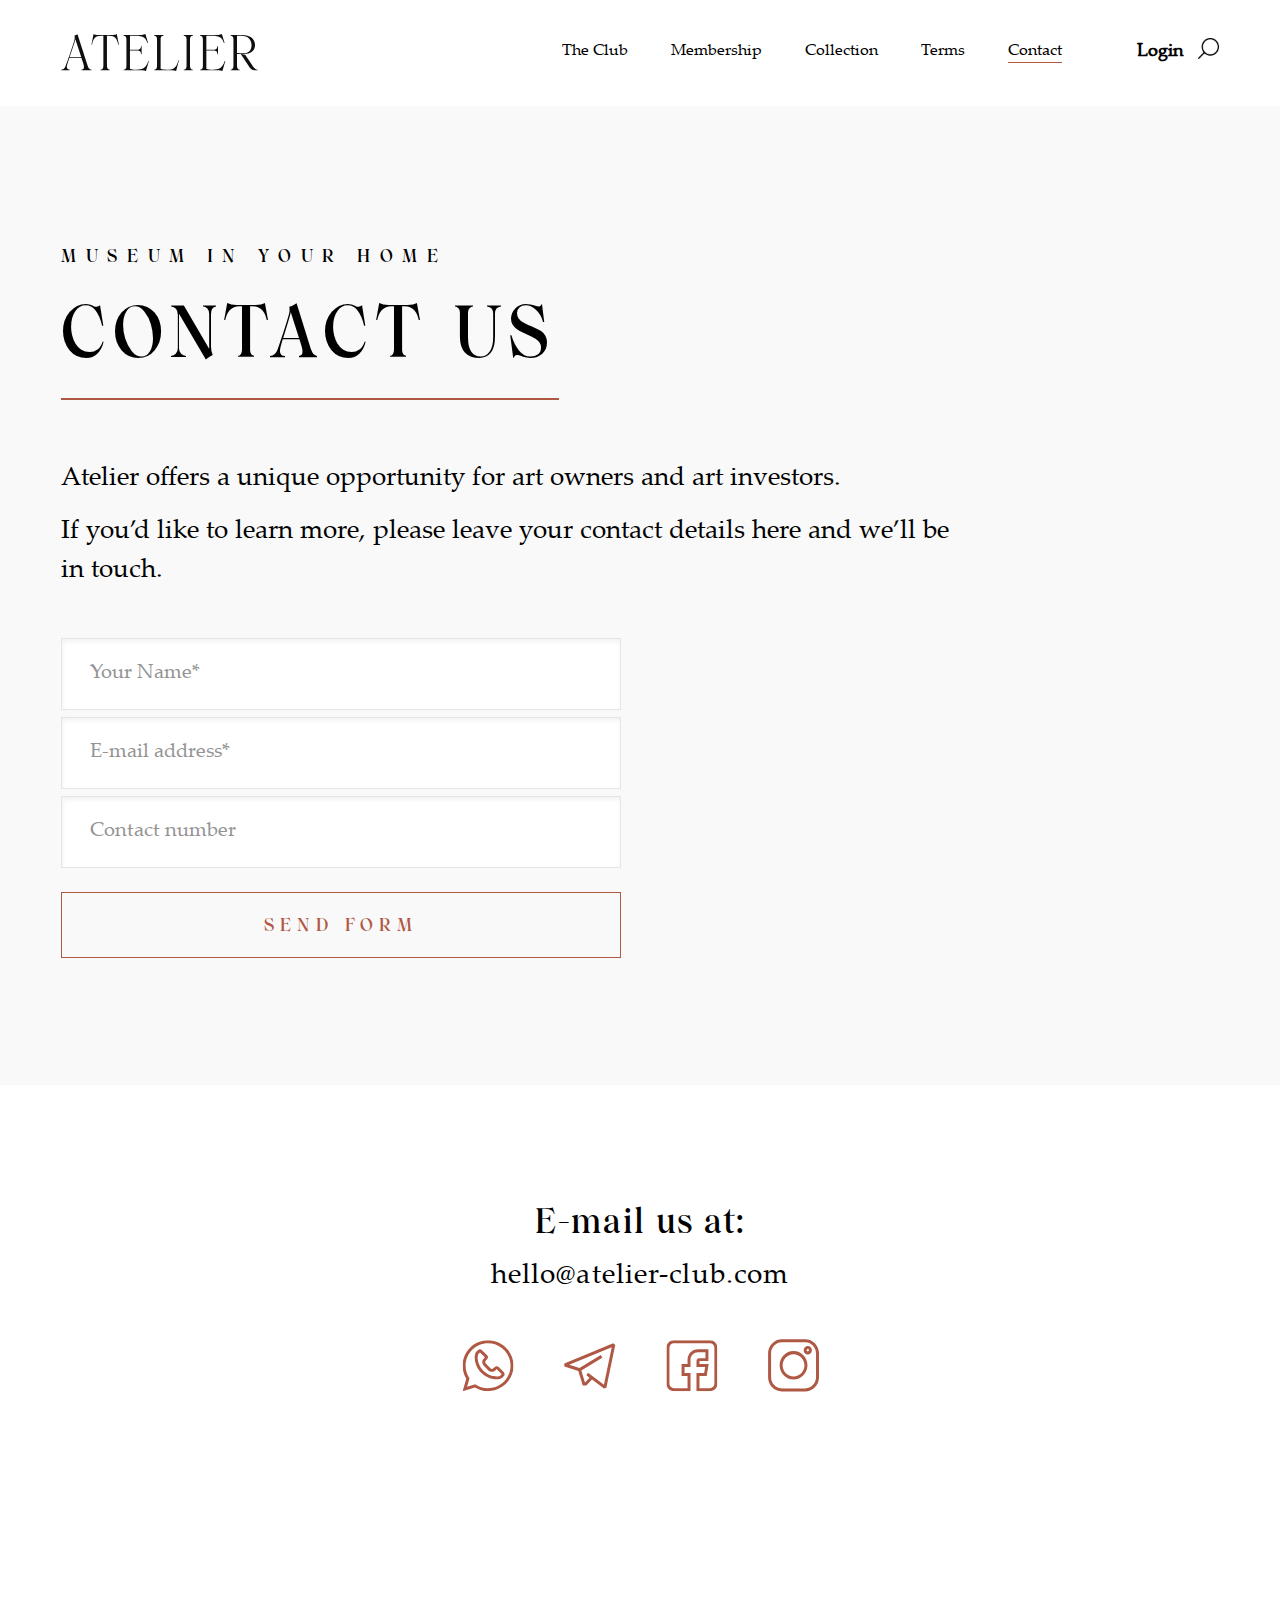
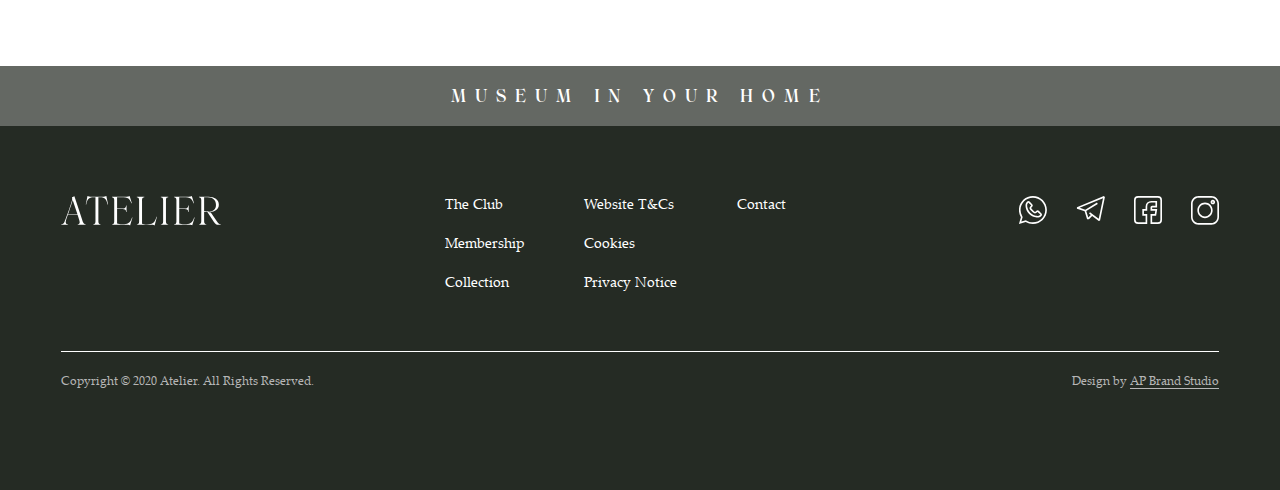
<file: contact.html>
<!DOCTYPE html>
<html lang="en">
<head>
	<meta charset="utf-8">
	<title>Atelier Club</title>
	<meta name="description" content="">
	<meta http-equiv="X-UA-Compatible" content="IE=edge">
	<meta name="viewport" content="width=device-width, initial-scale=1, maximum-scale=1">
	<!--<meta property="og:image" content="path/to/image.jpg">
	<link rel="shortcut icon" href="img/favicon/favicon.ico" type="image/x-icon">
	<link rel="apple-touch-icon" href="img/favicon/apple-touch-icon.png">
	<link rel="apple-touch-icon" sizes="72x72" href="img/favicon/apple-touch-icon-72x72.png">
	<link rel="apple-touch-icon" sizes="114x114" href="img/favicon/apple-touch-icon-114x114.png">-->
	<link rel="stylesheet" href="css/main.min.css">
	<link rel="icon" type="image/png" href="favicon.png" />
	<meta name="theme-color" content="#000">
	<meta name="msapplication-navbutton-color" content="#000">
	<meta name="apple-mobile-web-app-status-bar-style" content="#000">
	<!-- This page should not show in search results -->
	<meta name="robots" content="noindex"> 
	<!-- Global site tag (gtag.js) - Google Analytics -->
	<script async src="https://www.googletagmanager.com/gtag/js?id=UA-173219613-1"></script>
	<script>
		window.dataLayer = window.dataLayer || [];
		function gtag(){dataLayer.push(arguments);}
		gtag('js', new Date());
		gtag('config', 'UA-173219613-1');
	</script>
</head>
<body>
	<!-- start header -->
	<header class="header header-second">
		<div class="wrapper">
			<div class="header-logo">
				<a href="index.html"><img src="img/logo.svg" alt=""></a>
			</div>
			<div class="header-row">
				<div class="header-mob">
					<a href="#"><img src="img/logo-2.svg" alt=""></a>
				</div>
				<ul class="header-list">
					<li><a href="/index.html">The Club</a></li>
					<li><a href="/membership.html">Membership</a></li>
					<li><a href="/collection.html">Collection</a></li>
					<li><a href="/terms.html">Terms</a></li>
					<li><a href="/contact.html" class="active">Contact</a></li>
				</ul>
				<a href="#" class="header-link">Login</a>
				<div class="header-search">
					<i class="hb-ico search-ico"></i>
				</div>
			</div>
			<div class="header-bar">
				<span></span>
			</div>
		</div>
	</header>
	<!-- end header -->
	<!-- start page -->
	<section class="page">
		<div class="wrapper">
			<div class="page-top">
				<span class="page-subtitle">MUSEUM IN YOUR HOME</span>
				<h1 class="page-head">CONTACT US</h1>
				<div class="page-text">
					<span class="page-middle">Atelier offers a unique opportunity for art owners and art investors.</span>
					<span class="page-middle">If you’d like to learn more, please leave your contact details here and we’ll be in touch.</span>
				</div>
			</div>
			<div class="page-form">
				<form action="POST">
					<div class="input-block">
						<input type="text" name="name" placeholder="Your Name*">
					</div>
					<div class="input-block">
						<input type="email" name="email" placeholder="E-mail address*">
					</div>
					<div class="input-block">
						<input type="text" name="phone" placeholder="Contact number">
					</div>
					<a href="#" class="primary-btn">SEND FORM</a>
				</form>
			</div>
		</div>
	</section>
	<!-- end page -->
	<!-- start contacts -->
	<section class="contacts">
		<div class="wrapper">
			<h3 class="contacts-title">E-mail us at:</h3>
			<a href="mailto:hello@atelier-club.com" class="contacts-mail">hello@atelier-club.com</a>
			<ul class="contacts-social">
				<li><a href="#"><img src="img/soc-1-red.svg" alt=""></a></li>
				<li><a href="#"><img src="img/soc-2-red.svg" alt=""></a></li>
				<li><a href="#"><img src="img/soc-3-red.svg" alt=""></a></li>
				<li><a href="https://www.instagram.com/contemporary_art_atelier/"><img src="img/soc-4-red.svg" alt=""></a></li>
			</ul>
			<p><br><br></p>
		</div>
	</section>
	<!-- end contacts -->
	<!-- start footer -->
	<footer class="footer">
		<div class="footer-top">
			<span class="footer-title">MUSEUM IN YOUR HOME</span>
		</div>
		<div class="footer-wrap">
			<div class="wrapper">
				<div class="footer-middle">
					<div class="footer-logo">
						<a href="#"><img src="img/logo-white.svg" alt=""></a>
					</div>
					<div class="footer-row">
						<ul class="footer-list">
							<li><a href="index.html">The Club</a></li>
							<li><a href="membership.html">Membership</a></li>
							<li><a href="collection.html">Collection</a></li>
						</ul>
						<ul class="footer-list">
							<li><a href="./docs/website_terms.pdf">Website T&Cs</a></li>
							<li><a href="./docs/cookie.pdf">Cookies</a></li>
							<li><a href="./docs/privacy.pdf">Privacy Notice</a></li>
						</ul>
						<ul class="footer-list">
							<li><a href="contact.html">Contact</a></li>
						</ul>
					</div>
					<ul class="footer-social">
						<li><a href="#"><img src="img/soc-1.svg" alt=""></a></li>
						<li><a href="#"><img src="img/soc-2.svg" alt=""></a></li>
						<li><a href="#"><img src="img/soc-3.svg" alt=""></a></li>
						<li><a href="https://www.instagram.com/contemporary_art_atelier/"><img src="img/soc-4.svg" alt=""></a></li>
					</ul>
				</div>
				<div class="footer-bottom">
					<p>Copyright © 2020 Atelier. All Rights Reserved.</p>
					<p>Design by <a href="https://apbrandstudio.com">AP Brand Studio</a></p>
				</div>
			</div>
		</div>
	</footer>
	<!-- end footer -->
	<script defer src="https://ajax.googleapis.com/ajax/libs/jquery/3.1.1/jquery.min.js"></script>
	<script defer src="js/scripts.min.js"></script>
</body>
</html>
</file>
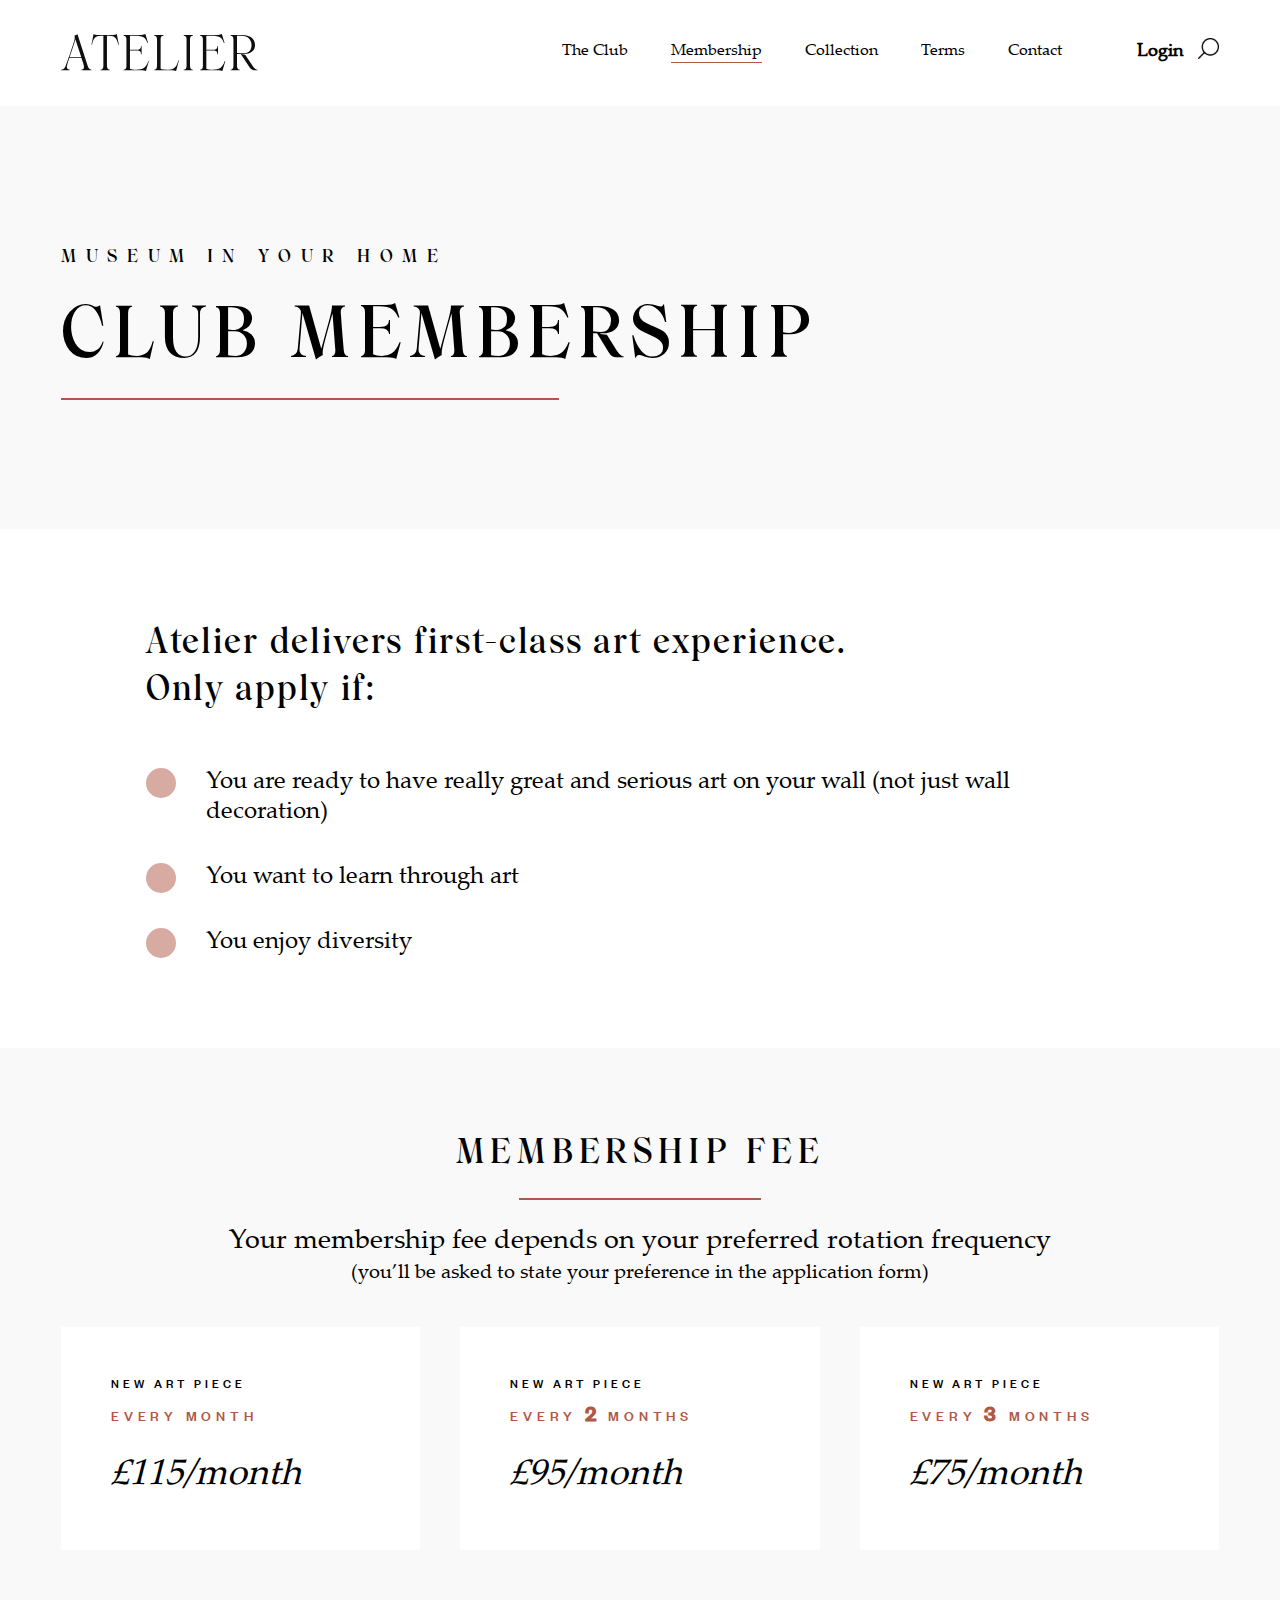
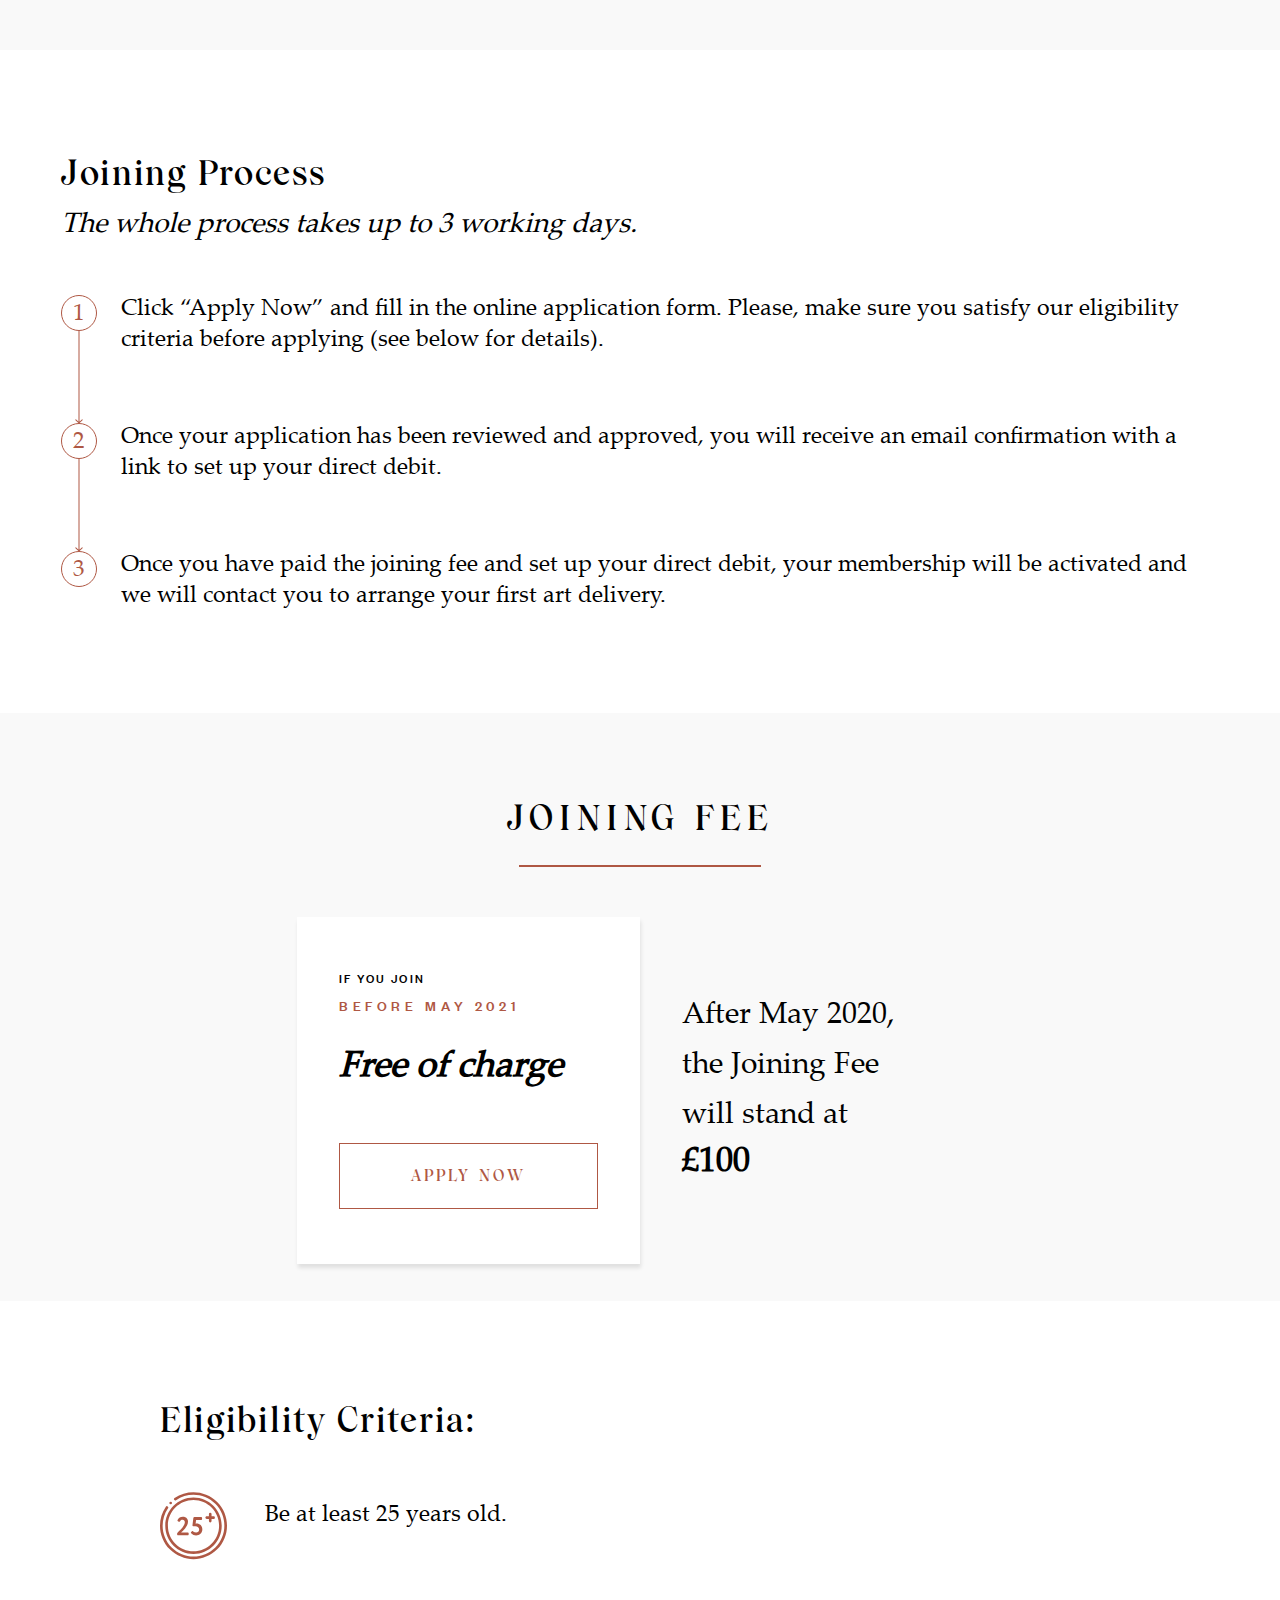
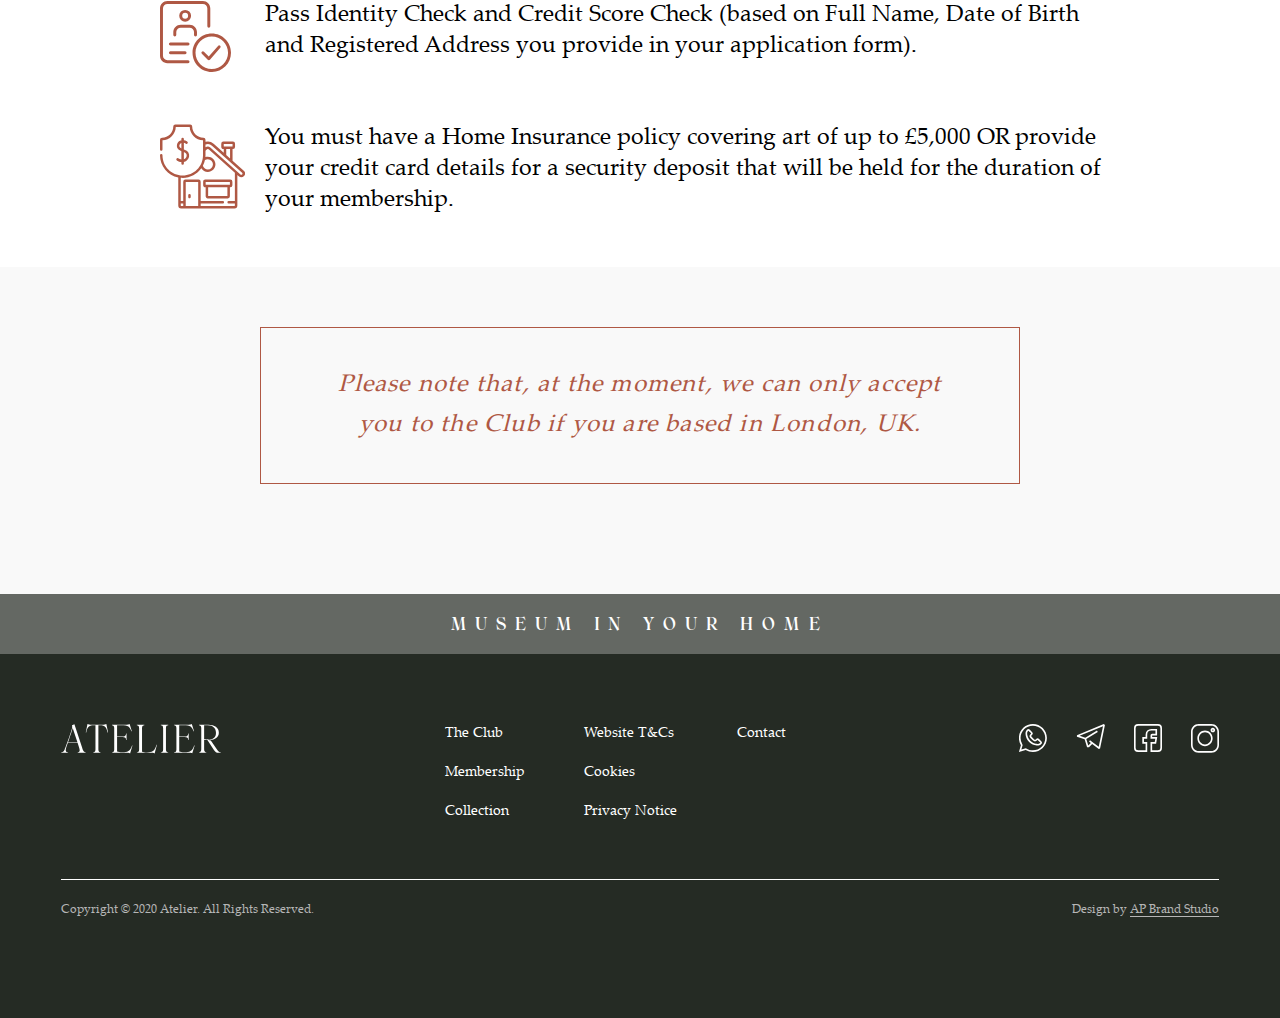
<file: membership.html>
<!DOCTYPE html>
<html lang="en">
<head>
	<meta charset="utf-8">
	<title>Atelier Club</title>
	<meta name="description" content="">
	<meta http-equiv="X-UA-Compatible" content="IE=edge">
	<meta name="viewport" content="width=device-width, initial-scale=1, maximum-scale=1">
	<!--<meta property="og:image" content="path/to/image.jpg">
	<link rel="shortcut icon" href="img/favicon/favicon.ico" type="image/x-icon">
	<link rel="apple-touch-icon" href="img/favicon/apple-touch-icon.png">
	<link rel="apple-touch-icon" sizes="72x72" href="img/favicon/apple-touch-icon-72x72.png">
	<link rel="apple-touch-icon" sizes="114x114" href="img/favicon/apple-touch-icon-114x114.png">-->
	<link rel="stylesheet" href="css/main.min.css">
	<link rel="icon" type="image/png" href="favicon.png" />
	<meta name="theme-color" content="#000">
	<meta name="msapplication-navbutton-color" content="#000">
	<meta name="apple-mobile-web-app-status-bar-style" content="#000">
	<!-- This page should not show in search results -->
	<meta name="robots" content="noindex"> 
	<!-- Global site tag (gtag.js) - Google Analytics -->
	<script async src="https://www.googletagmanager.com/gtag/js?id=UA-173219613-1"></script>
	<script>
		window.dataLayer = window.dataLayer || [];
		function gtag(){dataLayer.push(arguments);}
		gtag('js', new Date());
		gtag('config', 'UA-173219613-1');
	</script>
</head>
<body>
	<!-- start header -->
	<header class="header header-second">
		<div class="wrapper">
			<div class="header-logo">
				<a href="index.html"><img src="img/logo.svg" alt=""></a>
			</div>
			<div class="header-row">
				<div class="header-mob">
					<a href="#"><img src="img/logo-2.svg" alt=""></a>
				</div>
				<ul class="header-list">
					<li><a href="/index.html">The Club</a></li>
					<li><a href="/membership.html" class="active">Membership</a></li>
					<li><a href="/collection.html">Collection</a></li>
					<li><a href="/terms.html">Terms</a></li>
					<li><a href="/contact.html">Contact</a></li>
				</ul>
				<a href="#" class="header-link">Login</a>
				<div class="header-search">
					<i class="hb-ico search-ico"></i>
				</div>
			</div>
			<div class="header-bar">
				<span></span>
			</div>
		</div>
	</header>
	<!-- end header -->
	<!-- start page -->
	<section class="page page-second">
		<div class="wrapper">
			<div class="page-top">
				<span class="page-subtitle">MUSEUM IN YOUR HOME</span>
				<h1 class="page-head">CLUB Membership</h1>
			</div>
		</div>
	</section>
	<!-- end page -->
	<!-- start application -->
	<section class="application">
		<div class="wrapper">
			<h3 class="application-title">Atelier delivers first-class art experience. <br>Only apply if:</h3>
			<ul class="application-list">
				<li>You are ready to have really great and serious art on your wall (not just wall decoration)</li>
				<li>You want to learn through art</li>
				<li>You enjoy diversity</li>
			</ul>
		</div>
	</section>
	<!-- end application -->
	<!-- start membership -->
	<section class="membership">
		<div class="wrapper">
			<div class="membership-top">
				<h2 class="section-title">MEMBERSHIP FEE</h2>
				<p>Your membership fee depends on your preferred rotation frequency <span>(you’ll be asked to state your preference in the application form)</span></p>
			</div>
			<div class="membership-row">
				<div class="membership-col">
					<div class="membership-wrap">
						<span class="membership-subtitle">NEW ART PIECE</span>
						<span class="membership-title">
							EVERY <b></b> MONTH
						</span>
						<span class="membership-price">£115/month</span>
					</div>
				</div><!-- col -->
				<div class="membership-col">
					<div class="membership-wrap">
						<span class="membership-subtitle">NEW ART PIECE</span>
						<span class="membership-title">
								EVERY <b>2</b> MONTHS 
						</span>
						<span class="membership-price">£95/month</span>
					</div>
				</div><!-- col -->
				<div class="membership-col">
					<div class="membership-wrap">
						<span class="membership-subtitle">NEW ART PIECE</span>
						<span class="membership-title">
								EVERY <b>3</b> MONTHS 
						</span>
						<span class="membership-price">£75/month</span>
					</div>
				</div><!-- col -->
			</div>
		</div>
	</section>
	<!-- end membership -->
	<!-- start process -->
	<section class="process">
		<div class="wrapper">
			<h3 class="process-title">Joining Process</h3>
			<span class="process-subtitle">The whole process takes up to 3 working days.</span>
			<div class="process-list">
				<div class="process-item">
					<span class="process-num">1</span>
					<p>Click “Apply Now” and fill in the online application form. Please, make sure you satisfy our eligibility criteria before applying (see below for details).</p>
				</div><!-- item -->
				<div class="process-item">
					<span class="process-num">2</span>
					<p>Once your application has been reviewed and approved, you will receive an email confirmation with a link to set up your direct debit.</p>
				</div><!-- item -->
				<div class="process-item">
					<span class="process-num">3</span>
					<p>Once you have paid the joining fee and set up your direct debit, your membership will be activated and we will contact you to arrange your first art delivery.</p>
				</div><!-- item -->
			</div>
		</div>
	</section>
	<!-- end process -->
	<!-- start joing -->
	<section class="joing">
		<div class="wrapper">
			<h2 class="section-title">JOINING FEE</h2>
			<div class="joing-row">
				<div class="joing-wrap active">
					<span class="joing-subtitle">IF YOU JOIN</span>
					<span class="joing-title">BEFORE MAY 2021</span>
					<span class="joing-name">Free of charge</span>
					<a href="https://artstokk.typeform.com/to/l8BtN8" class="primary-btn">APPLY NOW</a>
				</div>
				<div class="joing-wrap">
					<p>After May 2020, the Joining Fee will stand at <span>£100</span></p>
				</div>
			</div>
		</div>
	</section>
	<!-- end joing -->
	<!-- start experience -->
	<section class="experience experience-second">
		<div class="wrapper">
			<h3 class="experience-head">Eligibility Criteria:</h3>
			<div class="experience-list">
				<div class="experience-item">
					<div class="experience-ico"><img src="img/ico-5.svg" alt=""></div>
					<p>Be at least 25 years old.</p>
				</div><!-- item -->
				<div class="experience-item">
					<div class="experience-ico"><img src="img/ico-6.svg" alt=""></div>
					<p>Pass Identity Сheck and Credit Score Check (based on Full Name, Date of Birth and Registered Address you provide in your application form).</p>
				</div><!-- item -->
				<div class="experience-item">
					<div class="experience-ico"><img src="img/ico-7.svg" alt=""></div>
					<p>You must have a Home Insurance policy covering art of up to £5,000 OR provide your credit card details for a security deposit that will be held for the duration of your membership.</p>
				</div><!-- item -->
			</div>
		</div>
	</section>
	<!-- end experience -->
	<!-- start message -->
	<section class="message">
		<div class="wrapper">
			<div class="message-wrap">
				<p>Please note that, at the moment, we can only accept you to the Club if you are based in London, UK.</p>
			</div>
		</div>
	</section>
	<!-- end message -->
	<!-- start footer -->
	<footer class="footer">
		<div class="footer-top">
			<span class="footer-title">MUSEUM IN YOUR HOME</span>
		</div>
		<div class="footer-wrap">
			<div class="wrapper">
				<div class="footer-middle">
					<div class="footer-logo">
						<a href="#"><img src="img/logo-white.svg" alt=""></a>
					</div>
					<div class="footer-row">
						<ul class="footer-list">
							<li><a href="index.html">The Club</a></li>
							<li><a href="membership.html">Membership</a></li>
							<li><a href="collection.html">Collection</a></li>
						</ul>
						<ul class="footer-list">
							<li><a href="./docs/website_terms.pdf">Website T&Cs</a></li>
							<li><a href="./docs/cookie.pdf">Cookies</a></li>
							<li><a href="./docs/privacy.pdf">Privacy Notice</a></li>
						</ul>
						<ul class="footer-list">
							<li><a href="contact.html">Contact</a></li>
						</ul>
					</div>
					<ul class="footer-social">
						<li><a href="#"><img src="img/soc-1.svg" alt=""></a></li>
						<li><a href="#"><img src="img/soc-2.svg" alt=""></a></li>
						<li><a href="#"><img src="img/soc-3.svg" alt=""></a></li>
						<li><a href="https://www.instagram.com/contemporary_art_atelier/"><img src="img/soc-4.svg" alt=""></a></li>
					</ul>
				</div>
				<div class="footer-bottom">
					<p>Copyright © 2020 Atelier. All Rights Reserved.</p>
					<p>Design by <a href="https://apbrandstudio.com">AP Brand Studio</a></p>
				</div>
			</div>
		</div>
	</footer>
	<!-- end footer -->
	<script defer src="https://ajax.googleapis.com/ajax/libs/jquery/3.1.1/jquery.min.js"></script>
	<script defer src="js/scripts.min.js"></script>
</body>
</html>
</file>
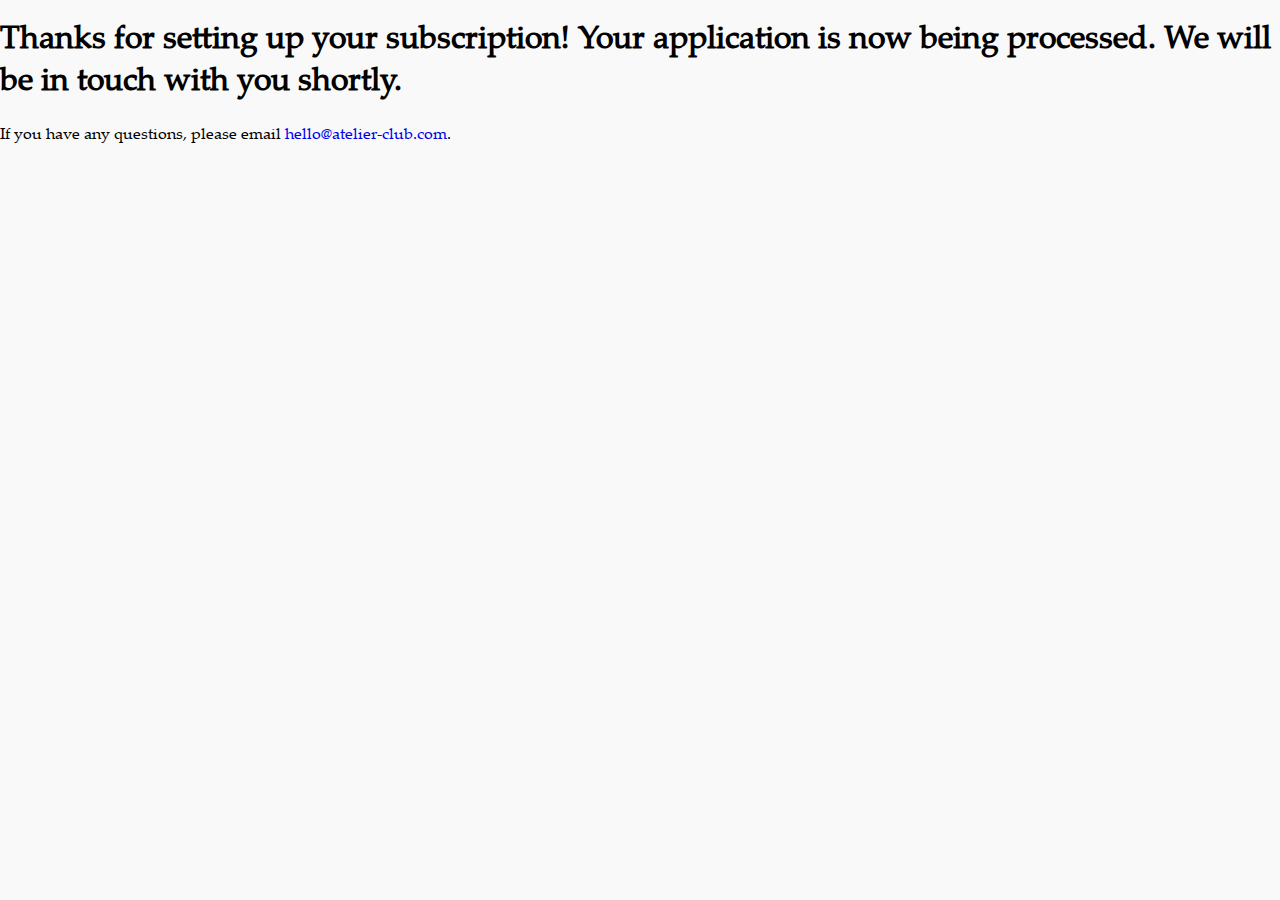
<file: success.html>
<!DOCTYPE html>
<html lang="en">
<head>
	<meta charset="utf-8">
	<title>Atelier Club</title>
	<meta name="description" content="">
	<meta http-equiv="X-UA-Compatible" content="IE=edge">
	<meta name="viewport" content="width=device-width, initial-scale=1, maximum-scale=1">
	<!--<meta property="og:image" content="path/to/image.jpg">
	<link rel="shortcut icon" href="img/favicon/favicon.ico" type="image/x-icon">
	<link rel="apple-touch-icon" href="img/favicon/apple-touch-icon.png">
	<link rel="apple-touch-icon" sizes="72x72" href="img/favicon/apple-touch-icon-72x72.png">
	<link rel="apple-touch-icon" sizes="114x114" href="img/favicon/apple-touch-icon-114x114.png">-->
	<link rel="stylesheet" href="css/main.min.css">
	<link rel="icon" type="image/png" href="favicon.png" />
	<meta name="theme-color" content="#000">
	<meta name="msapplication-navbutton-color" content="#000">
	<meta name="apple-mobile-web-app-status-bar-style" content="#000">
	<!-- This page should not show in search results -->
	<meta name="robots" content="noindex"> 
	<!-- Global site tag (gtag.js) - Google Analytics -->
	<script async src="https://www.googletagmanager.com/gtag/js?id=UA-173219613-1"></script>
	<script>
		window.dataLayer = window.dataLayer || [];
		function gtag(){dataLayer.push(arguments);}
		gtag('js', new Date());
		gtag('config', 'UA-173219613-1');
	</script>
</head>
<body>
	<h1>Thanks for setting up your subscription! Your application is now being processed. We will be in touch with you shortly.</h1>
	<p>
		If you have any questions, please email
		<a href="mailto:hello@atelier-club.com">hello@atelier-club.com</a>.
	</p>
</body>
</html>
</file>
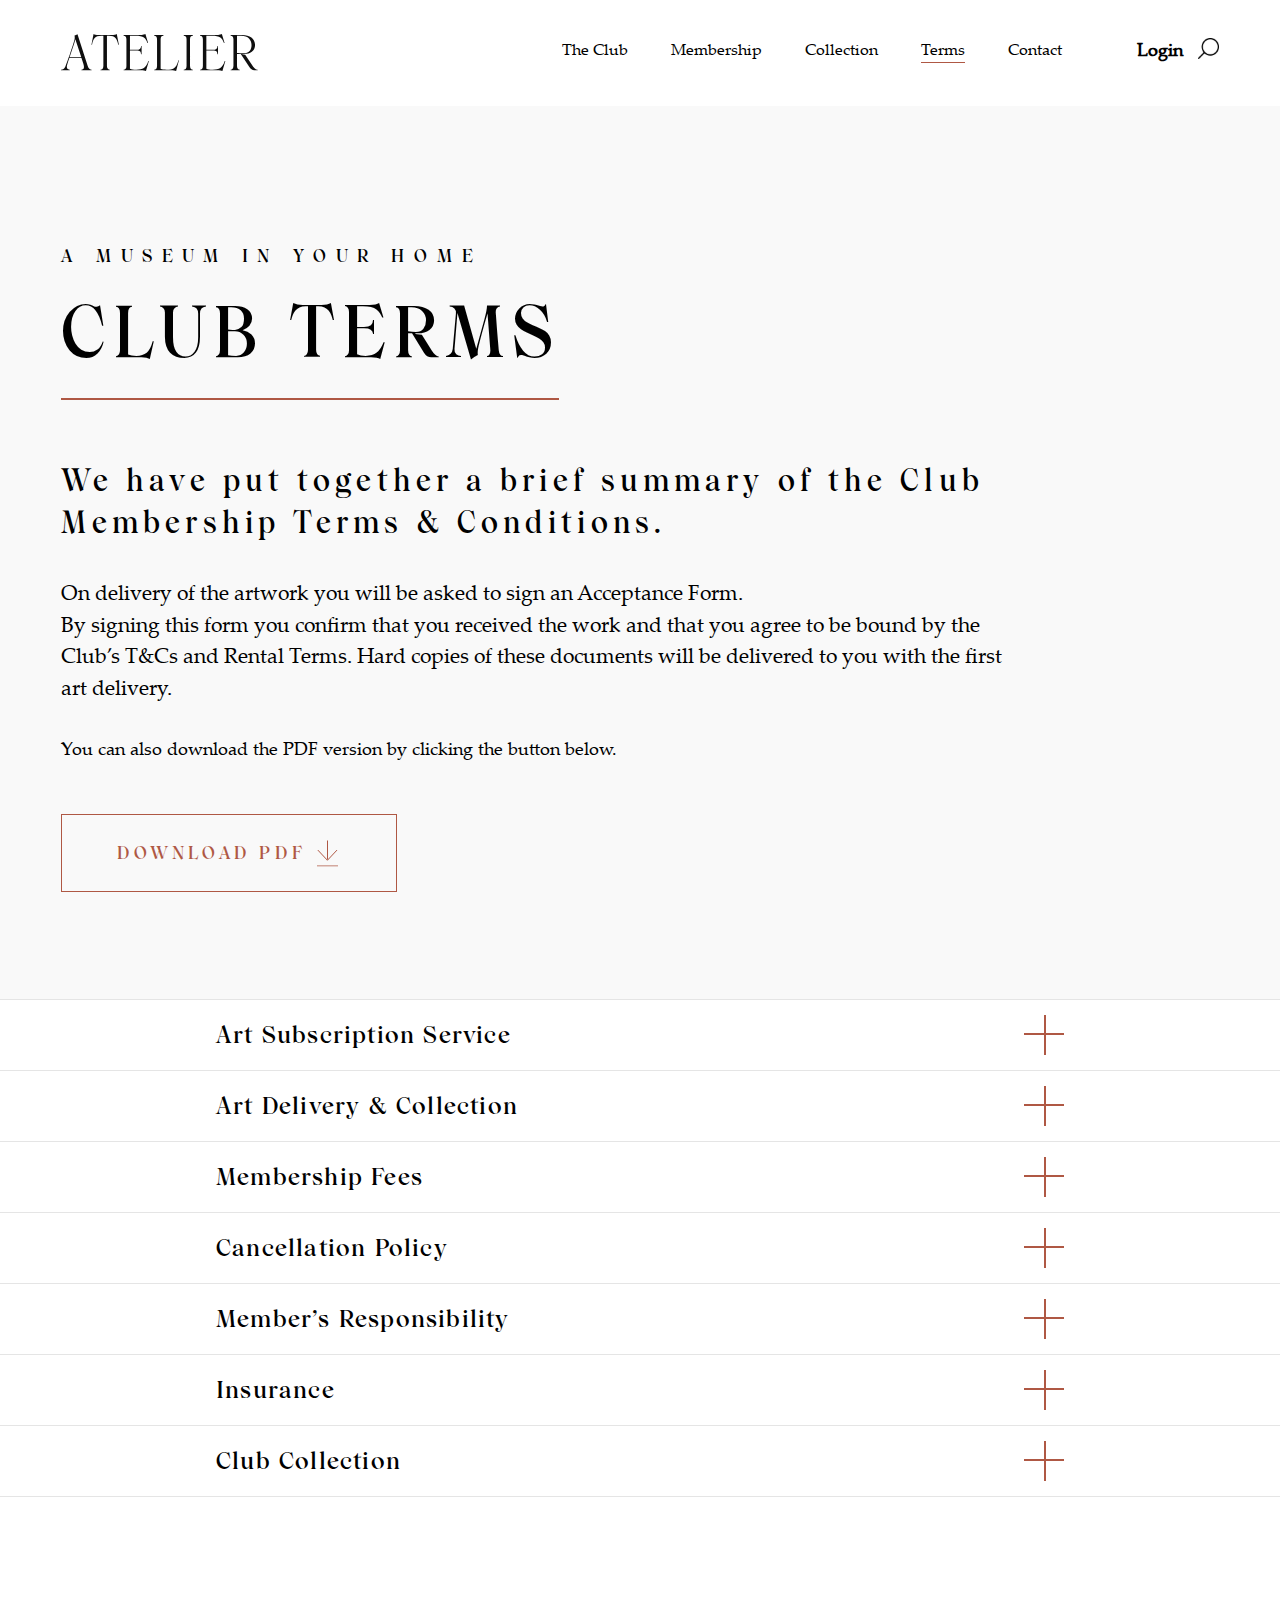
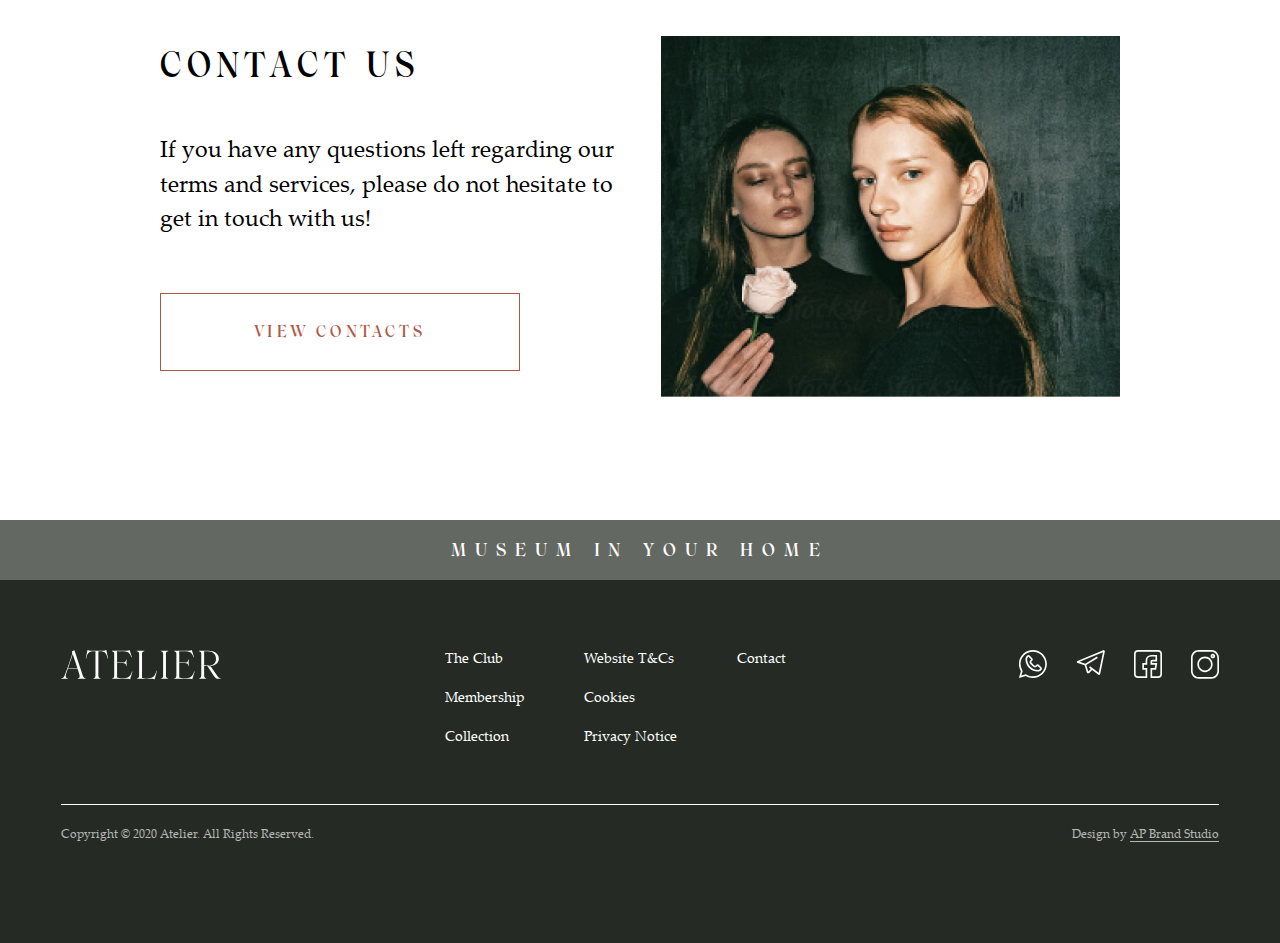
<file: terms.html>
<!DOCTYPE html>
<html lang="en">
<head>
	<meta charset="utf-8">
	<title>Atelier Club</title>
	<meta name="description" content="">
	<meta http-equiv="X-UA-Compatible" content="IE=edge">
	<meta name="viewport" content="width=device-width, initial-scale=1, maximum-scale=1">
	<!--<meta property="og:image" content="path/to/image.jpg">
	<link rel="shortcut icon" href="img/favicon/favicon.ico" type="image/x-icon">
	<link rel="apple-touch-icon" href="img/favicon/apple-touch-icon.png">
	<link rel="apple-touch-icon" sizes="72x72" href="img/favicon/apple-touch-icon-72x72.png">
	<link rel="apple-touch-icon" sizes="114x114" href="img/favicon/apple-touch-icon-114x114.png">-->
	<link rel="stylesheet" href="css/main.min.css">
	<link rel="icon" type="image/png" href="favicon.png" />
	<meta name="theme-color" content="#000">
	<meta name="msapplication-navbutton-color" content="#000">
	<meta name="apple-mobile-web-app-status-bar-style" content="#000">
	<!-- This page should not show in search results -->
	<meta name="robots" content="noindex"> 
	<!-- Global site tag (gtag.js) - Google Analytics -->
	<script async src="https://www.googletagmanager.com/gtag/js?id=UA-173219613-1"></script>
	<script>
		window.dataLayer = window.dataLayer || [];
		function gtag(){dataLayer.push(arguments);}
		gtag('js', new Date());
		gtag('config', 'UA-173219613-1');
	</script>
</head>
<body>
	<!-- start header -->
	<header class="header header-second">
		<div class="wrapper">
			<div class="header-logo">
				<a href="index.html"><img src="img/logo.svg" alt=""></a>
			</div>
			<div class="header-row">
				<div class="header-mob">
					<a href="#"><img src="img/logo-2.svg" alt=""></a>
				</div>
				<ul class="header-list">
					<li><a href="/index.html">The Club</a></li>
					<li><a href="/membership.html">Membership</a></li>
					<li><a href="/collection.html">Collection</a></li>
					<li><a href="/terms.html" class="active">Terms</a></li>
					<li><a href="/contact.html">Contact</a></li>
				</ul>
				<a href="#" class="header-link">Login</a>
				<div class="header-search">
					<i class="hb-ico search-ico"></i>
				</div>
			</div>
			<div class="header-bar">
				<span></span>
			</div>
		</div>
	</header>
	<!-- end header -->
	<!-- start page -->
	<section class="page">
		<div class="wrapper">
			<div class="page-top">
				<span class="page-subtitle">A MUSEUM IN YOUR HOME</span>
				<h1 class="page-head">CLUB TERMS</h1>
				<h3 class="page-title">We have put together a brief summary of the Club Membership Terms & Conditions.</h3>
				<div class="page-text">
					<p>On delivery of the artwork you will be asked to sign an Acceptance Form. </p>
					<p>By signing this form you confirm that you received the work and that you agree to be bound by the Club’s T&Cs and Rental Terms. Hard copies of these documents will be delivered to you with the first art delivery.</p>
				</div>
				<span class="page-small">You can also download the PDF version by clicking the button below.</span>
				<a class="primary-btn" href="./docs/Atelier_Membership_Terms.PDF" download>DOWNLOAD PDF
					<i class="hb-ico download-ico"></i>
				</a>
			</div>
		</div>
	</section>
	<!-- end page -->
	<!-- start terms -->
	<section class="terms">
		<div class="accordeon">
			<div class="accordeon-top">
				<div class="wrapper">
					<span class="accordeon-name">Art Subscription Service</span>
					<i class="hb-ico accordeon-ico"></i>
				</div>
			</div>
			<div class="accordeon-block">
				<div class="wrapper">
					<p>As a Club Member you have a unique access to our Club Collection and can enjoy great art in the comfort of your own home. We will pre-select a piece from the Club Collection and deliver it straight to your door. After one, two or three months (depending on your preferred rotation schedule), the Artwork will be collected and a new work delivered. While each rental period is subject to a separate Hire Agreement, we work hard to ensure that the exchange experience is as convenient and seamless as possible.</p>
				</div>
			</div>
		</div><!-- accordeon -->
		<div class="accordeon">
			<div class="accordeon-top">
				<div class="wrapper">
					<span class="accordeon-name">Art Delivery & Collection</span>
					<i class="hb-ico accordeon-ico"></i>
				</div>
			</div>
			<div class="accordeon-block">
				<div class="wrapper">
					<p>We will contact you a couple days prior to your due Exchange date. We will collect the previous work and deliver a new work for you.</p>
					<p>You will be encouraged to check the condition of the delivered work against its Condition Report. The same way, a Club’s representative will check the collected Artwork against its Condition Report and will take photos of the Artwork (front and back). If any damage occurs, notes will be added to the Condition Report and detailed photographs of the damage will be taken.</p>
					<p>At the Exchange, you will be asked to sign two forms. One for the collected work, confirming that the updated Condition Report is correct and that you have handed the work over to the Club. And the second one for the delivered work, confirming that you accepted it into your possession and that the work’s condition matches the Condition Report.</p>
					<p>Club Members are not liable for the costs of collecting the Artwork on the agreed Collection Date. Club Members must notify Atelier no less than 1 day prior to the Collection Date if they have to change the arranged collection timeslot or date. Should the Club Member fail to notify Atelier, Atelier reserves the right to charge an Additional Collection Fee for collecting the Artwork on an alternative Collection Date.</p>
					<p>If no damage occurred during the rental period, the exchange shouldn’t take more than a couple minutes.</p>
					<p>We recommend you dedicate one place in your living space (the one you get to see most) for the Club’s art. You will need just one firm hook or nail. We will make sure that hanging a new work of art will not require any extra effort on your side.</p>
				</div>
			</div>
		</div><!-- accordeon -->
		<div class="accordeon">
			<div class="accordeon-top">
				<div class="wrapper">
					<span class="accordeon-name">Membership Fees</span>
					<i class="hb-ico accordeon-ico"></i>
				</div>
			</div>
			<div class="accordeon-block">
				<div class="wrapper">
					<p>For legal purposes, your Membership Fee is composed of two parts: Membership and Art Rental Fee. Technically, you can opt out from the art rental agreement and continue being a member of the Club. However, art subscription service is the core value that the Club provides, and we expect all our members to use it. If you want to become a member without access to the art collection, please email us.</p>
					<p>Club Members must also pay a one-off Joining Fee at the start of their Membership to cover the onboarding costs.</p>
				</div>
			</div>
		</div><!-- accordeon -->
		<div class="accordeon">
			<div class="accordeon-top">
				<div class="wrapper">
					<span class="accordeon-name">Cancellation Policy</span>
					<i class="hb-ico accordeon-ico"></i>
				</div>
			</div>
			<div class="accordeon-block">
				<div class="wrapper">
					<p>A Club Member may cancel their Membership within 14 days of the Effective Date (the ‘cooling-off’ period) and receive a full refund of the Joining Fee and Membership Fee, while the Art Rental part of the Membership fee will be refund prorated.</p>
					<p>A Club Member or Atelier may end (or ‘terminate’) a Club Member’s Membership at any time and for any reason by giving the other notice in writing. Such notice shall be deemed to take effect on the 1st day of the month two months following the date of the notice, that is:</p>
					<p>Notice received on, say, 1st of March will result in termination of Membership with effect from 1st May;</p>
					<p>Notice received on, say, any date from the 2nd through to the 31st March will also result in termination of Membership with effect from 1st May.</p>
				</div>
			</div>
		</div><!-- accordeon -->
		<div class="accordeon">
			<div class="accordeon-top">
				<div class="wrapper">
					<span class="accordeon-name">Member’s Responsibility</span>
					<i class="hb-ico accordeon-ico"></i>
				</div>
			</div>
			<div class="accordeon-block">
				<div class="wrapper">
					<p>The Club Member must take adequate and proper measures to protect the Artwork at all times during the Rental Period from theft, damage and/or other risks and in accordance with the Atelier Art Enjoyment & Conservation Guide.</p>
					<p>The Club Member must at all times during the Rental Period keep the Artwork in their possession and control, located at the address specified in the application form. For the avoidance of doubt, Club Members may not relocate the Artwork to another address, unless Atelier have given their express written consent.</p>
					<p>In the event a Club Member wishes to change the Specified Address, the Club Member must give Atelier no less than 7 days’ notice. To minimise the risk of damage during relocation, Atelier will collect the Artwork from the Specified Address and deliver it to the new address.</p>
					<p>The Club Member must notify Atelier as soon as they become aware of any defect(s) in or damage to the Artwork.</p>
					<p>The Club Member must provide all reasonable cooperation and assistance to Atelier in connection with the collection of the Artwork at the end of the Rental Period and/or early termination of the Club Collection Hire Agreement.</p>
					<p>The Club Member must not sell, rent, assign, mortgage, pledge, charge, dispose of, grant any interest in, or otherwise encumber, Atelier’s title, ownership, interest and/or ability to repossess the Artwork. The Club Member must not give anyone other than Atelier any legal rights over the Artwork.</p>
				</div>
			</div>
		</div><!-- accordeon -->
		<div class="accordeon">
			<div class="accordeon-top">
				<div class="wrapper">
					<span class="accordeon-name">Insurance</span>
					<i class="hb-ico accordeon-ico"></i>
				</div>
			</div>
			<div class="accordeon-block">
				<div class="wrapper">
					<p>All works in the Club’s collection are insured, but in case of damage or loss the member partially covers the costs of restoration or replacement, according to the following 2-tier Fixed Rate System. The amount payable by the member depends on the value of a particular artwork:</p>
					<p>• Up to £500.00 for pieces with an asset value of up to £3,500. <br>
					• Up to £750.00 where asset value is £3,500 - £7,000. <br>
					Any excess is covered by the Club.</p>
					<p>The damage costs will be charged from your security deposit or can be claimed against your Home Insurance.<p>
					<p>We want you to have the best art experience and to minimise your risks and worries. That is why we encourage you to obtain a home insurance policy that covers art. If you already have a home insurance but it doesn’t cover art, you can call your insurance provider and add art to your policy. Having Home Insurance will protect you from any potential expenses related to damage to the Club’s art. Home Insurance is very accessible (starting at £40 per year) and quite easy to get.</p>
				</div>
			</div>
		</div><!-- accordeon -->
		<div class="accordeon">
			<div class="accordeon-top">
				<div class="wrapper">
					<span class="accordeon-name">Club Collection</span>
					<i class="hb-ico accordeon-ico"></i>
				</div>
			</div>
			<div class="accordeon-block">
				<div class="wrapper">
					<p>We want to keep an element of surprise so you will not know in advance which particular artwork from the Club Collection you will receive on each delivery. However, as a member, you will have access to our Club’s portal with full details about the Club Collection. In the future, we will add a booking system where you will be able to reserve particular works.</p>
					<p>The value of each work in the Club Collection is between £2,000 and £10,000. We may, from time to time, deliver you more expensives (sometimes radically more expensive) works. This, however, will not affect your membership fees.</p>
					<p>Over the period of your membership, you might receive more than one work by the same artist, but we guarantee that you will never receive the same work twice.</p>
					<p>We are also planning to launch a Premium Membership with works ranging in value between £10,000 and £25,000. So if you wish to enjoy more expensive works, you will be able to upgrade your membership.</p>
				</div>
			</div>
		</div><!-- accordeon -->
	</section>
	<!-- end terms -->
	<!-- start about -->
	<section class="about about-second">
		<div class="wrapper">
			<div class="about-row">
				<div class="about-info">
					<h2 class="section-title">Contact us</h2>
					<p>If you have any questions left regarding our terms and services, please do not hesitate to get in touch with us!</p>
					<a href="contact.html" class="primary-btn">VIEW CONTACTS</a>
				</div>
				<div class="about-img"><img src="img/contact-img-min.jpg" alt=""></div>
			</div>
		</div>
	</section>
	<!-- end about -->
	<!-- start footer -->
	<footer class="footer">
		<div class="footer-top">
			<span class="footer-title">MUSEUM IN YOUR HOME</span>
		</div>
		<div class="footer-wrap">
			<div class="wrapper">
				<div class="footer-middle">
					<div class="footer-logo">
						<a href="#"><img src="img/logo-white.svg" alt=""></a>
					</div>
					<div class="footer-row">
						<ul class="footer-list">
							<li><a href="index.html">The Club</a></li>
							<li><a href="membership.html">Membership</a></li>
							<li><a href="collection.html">Collection</a></li>
						</ul>
						<ul class="footer-list">
							<li><a href="./docs/website_terms.pdf">Website T&Cs</a></li>
							<li><a href="./docs/cookie.pdf">Cookies</a></li>
							<li><a href="./docs/privacy.pdf">Privacy Notice</a></li>
						</ul>
						<ul class="footer-list">
							<li><a href="contact.html">Contact</a></li>
						</ul>
					</div>
					<ul class="footer-social">
						<li><a href="#"><img src="img/soc-1.svg" alt=""></a></li>
						<li><a href="#"><img src="img/soc-2.svg" alt=""></a></li>
						<li><a href="#"><img src="img/soc-3.svg" alt=""></a></li>
						<li><a href="https://www.instagram.com/contemporary_art_atelier/"><img src="img/soc-4.svg" alt=""></a></li>
					</ul>
				</div>
				<div class="footer-bottom">
					<p>Copyright © 2020 Atelier. All Rights Reserved.</p>
					<p>Design by <a href="https://apbrandstudio.com">AP Brand Studio</a></p>
				</div>
			</div>
		</div>
	</footer>
	<!-- end footer -->
	<script defer src="https://ajax.googleapis.com/ajax/libs/jquery/3.1.1/jquery.min.js"></script>
	<script defer src="js/scripts.min.js"></script>
</body>
</html>
</file>
<file: css/main.min.css>
@font-face{font-family:"Palatino Linotype";font-weight:400;font-style:normal;src:url(../fonts/pala/pala.eot);src:url(../fonts/pala/pala.eot?#iefix) format("embedded-opentype"),url(../fonts/pala/pala.woff) format("woff"),url(../fonts/pala/pala.ttf) format("truetype")}@font-face{font-family:"Wulkan display";font-weight:600;font-style:normal;src:url(../fonts/WulkanDisplay/WulkanDisplay.eot);src:url(../fonts/WulkanDisplay/WulkanDisplay.eot?#iefix) format("embedded-opentype"),url(../fonts/WulkanDisplay/WulkanDisplay.woff) format("woff"),url(../fonts/WulkanDisplay/WulkanDisplay.ttf) format("truetype")}@font-face{font-family:"Founders Grotesk";font-weight:500;font-style:normal;src:url(../fonts/FoundersGroteskMedium/FoundersGroteskMedium.eot);src:url(../fonts/FoundersGroteskMedium/FoundersGroteskMedium.eot?#iefix) format("embedded-opentype"),url(../fonts/FoundersGroteskMedium/FoundersGroteskMedium.woff) format("woff"),url(../fonts/FoundersGroteskMedium/FoundersGroteskMedium.ttf) format("truetype")}/*! normalize.css v8.0.1 | MIT License | github.com/necolas/normalize.css */html{line-height:1.15;-webkit-text-size-adjust:100%}body{margin:0}main{display:block}h1{font-size:2em;margin:.67em 0}hr{-webkit-box-sizing:content-box;box-sizing:content-box;height:0;overflow:visible}pre{font-family:monospace,monospace;font-size:1em}a{background-color:transparent}abbr[title]{border-bottom:none;text-decoration:underline;-webkit-text-decoration:underline dotted;text-decoration:underline dotted}b,strong{font-weight:bolder}code,kbd,samp{font-family:monospace,monospace;font-size:1em}small{font-size:80%}sub,sup{font-size:75%;line-height:0;position:relative;vertical-align:baseline}sub{bottom:-.25em}sup{top:-.5em}img{border-style:none}button,input,optgroup,select,textarea{font-family:inherit;font-size:100%;line-height:1.15;margin:0}button,input{overflow:visible}button,select{text-transform:none}[type=button],[type=reset],[type=submit],button{-webkit-appearance:button}[type=button]::-moz-focus-inner,[type=reset]::-moz-focus-inner,[type=submit]::-moz-focus-inner,button::-moz-focus-inner{border-style:none;padding:0}[type=button]:-moz-focusring,[type=reset]:-moz-focusring,[type=submit]:-moz-focusring,button:-moz-focusring{outline:1px dotted ButtonText}fieldset{padding:.35em .75em .625em}legend{-webkit-box-sizing:border-box;box-sizing:border-box;color:inherit;display:table;max-width:100%;padding:0;white-space:normal}progress{vertical-align:baseline}textarea{overflow:auto}[type=checkbox],[type=radio]{-webkit-box-sizing:border-box;box-sizing:border-box;padding:0}[type=number]::-webkit-inner-spin-button,[type=number]::-webkit-outer-spin-button{height:auto}[type=search]{-webkit-appearance:textfield;outline-offset:-2px}[type=search]::-webkit-search-decoration{-webkit-appearance:none}::-webkit-file-upload-button{-webkit-appearance:button;font:inherit}details{display:block}summary{display:list-item}template{display:none}[hidden]{display:none}@font-face{font-family:swiper-icons;src:url("data:application/font-woff;charset=utf-8;base64, [base64]//wADZ2x5ZgAAAywAAADMAAAD2MHtryVoZWFkAAABbAAAADAAAAA2E2+eoWhoZWEAAAGcAAAAHwAAACQC9gDzaG10eAAAAigAAAAZAAAArgJkABFsb2NhAAAC0AAAAFoAAABaFQAUGG1heHAAAAG8AAAAHwAAACAAcABAbmFtZQAAA/gAAAE5AAACXvFdBwlwb3N0AAAFNAAAAGIAAACE5s74hXjaY2BkYGAAYpf5Hu/j+W2+MnAzMYDAzaX6QjD6/4//Bxj5GA8AuRwMYGkAPywL13jaY2BkYGA88P8Agx4j+/8fQDYfA1AEBWgDAIB2BOoAeNpjYGRgYNBh4GdgYgABEMnIABJzYNADCQAACWgAsQB42mNgYfzCOIGBlYGB0YcxjYGBwR1Kf2WQZGhhYGBiYGVmgAFGBiQQkOaawtDAoMBQxXjg/wEGPcYDDA4wNUA2CCgwsAAAO4EL6gAAeNpj2M0gyAACqxgGNWBkZ2D4/wMA+xkDdgAAAHjaY2BgYGaAYBkGRgYQiAHyGMF8FgYHIM3DwMHABGQrMOgyWDLEM1T9/w8UBfEMgLzE////P/5//f/V/xv+r4eaAAeMbAxwIUYmIMHEgKYAYjUcsDAwsLKxc3BycfPw8jEQA/[base64]/uznmfPFBNODM2K7MTQ45YEAZqGP81AmGGcF3iPqOop0r1SPTaTbVkfUe4HXj97wYE+yNwWYxwWu4v1ugWHgo3S1XdZEVqWM7ET0cfnLGxWfkgR42o2PvWrDMBSFj/IHLaF0zKjRgdiVMwScNRAoWUoH78Y2icB/yIY09An6AH2Bdu/UB+yxopYshQiEvnvu0dURgDt8QeC8PDw7Fpji3fEA4z/PEJ6YOB5hKh4dj3EvXhxPqH/SKUY3rJ7srZ4FZnh1PMAtPhwP6fl2PMJMPDgeQ4rY8YT6Gzao0eAEA409DuggmTnFnOcSCiEiLMgxCiTI6Cq5DZUd3Qmp10vO0LaLTd2cjN4fOumlc7lUYbSQcZFkutRG7g6JKZKy0RmdLY680CDnEJ+UMkpFFe1RN7nxdVpXrC4aTtnaurOnYercZg2YVmLN/d/gczfEimrE/fs/bOuq29Zmn8tloORaXgZgGa78yO9/cnXm2BpaGvq25Dv9S4E9+5SIc9PqupJKhYFSSl47+Qcr1mYNAAAAeNptw0cKwkAAAMDZJA8Q7OUJvkLsPfZ6zFVERPy8qHh2YER+3i/BP83vIBLLySsoKimrqKqpa2hp6+jq6RsYGhmbmJqZSy0sraxtbO3sHRydnEMU4uR6yx7JJXveP7WrDycAAAAAAAH//wACeNpjYGRgYOABYhkgZgJCZgZNBkYGLQZtIJsFLMYAAAw3ALgAeNolizEKgDAQBCchRbC2sFER0YD6qVQiBCv/H9ezGI6Z5XBAw8CBK/m5iQQVauVbXLnOrMZv2oLdKFa8Pjuru2hJzGabmOSLzNMzvutpB3N42mNgZGBg4GKQYzBhYMxJLMlj4GBgAYow/P/PAJJhLM6sSoWKfWCAAwDAjgbRAAB42mNgYGBkAIIbCZo5IPrmUn0hGA0AO8EFTQAA") format("woff");font-weight:400;font-style:normal}:root{--swiper-theme-color:#007aff}.swiper-container{margin-left:auto;margin-right:auto;position:relative;overflow:hidden;list-style:none;padding:0;z-index:1}.swiper-container-vertical>.swiper-wrapper{-webkit-box-orient:vertical;-webkit-box-direction:normal;-webkit-flex-direction:column;-ms-flex-direction:column;flex-direction:column}.swiper-wrapper{position:relative;width:100%;height:100%;z-index:1;display:-webkit-box;display:-webkit-flex;display:-ms-flexbox;display:flex;-webkit-transition-property:-webkit-transform;transition-property:-webkit-transform;-o-transition-property:transform;transition-property:transform;transition-property:transform,-webkit-transform;-webkit-box-sizing:content-box;box-sizing:content-box}.swiper-container-android .swiper-slide,.swiper-wrapper{-webkit-transform:translate3d(0,0,0);transform:translate3d(0,0,0)}.swiper-container-multirow>.swiper-wrapper{-webkit-flex-wrap:wrap;-ms-flex-wrap:wrap;flex-wrap:wrap}.swiper-container-multirow-column>.swiper-wrapper{-webkit-flex-wrap:wrap;-ms-flex-wrap:wrap;flex-wrap:wrap;-webkit-box-orient:vertical;-webkit-box-direction:normal;-webkit-flex-direction:column;-ms-flex-direction:column;flex-direction:column}.swiper-container-free-mode>.swiper-wrapper{-webkit-transition-timing-function:ease-out;-o-transition-timing-function:ease-out;transition-timing-function:ease-out;margin:0 auto}.swiper-slide{-webkit-flex-shrink:0;-ms-flex-negative:0;flex-shrink:0;width:100%;height:100%;position:relative;-webkit-transition-property:-webkit-transform;transition-property:-webkit-transform;-o-transition-property:transform;transition-property:transform;transition-property:transform,-webkit-transform}.swiper-slide-invisible-blank{visibility:hidden}.swiper-container-autoheight,.swiper-container-autoheight .swiper-slide{height:auto}.swiper-container-autoheight .swiper-wrapper{-webkit-box-align:start;-webkit-align-items:flex-start;-ms-flex-align:start;align-items:flex-start;-webkit-transition-property:height,-webkit-transform;transition-property:height,-webkit-transform;-o-transition-property:transform,height;transition-property:transform,height;transition-property:transform,height,-webkit-transform}.swiper-container-3d{-webkit-perspective:1200px;perspective:1200px}.swiper-container-3d .swiper-cube-shadow,.swiper-container-3d .swiper-slide,.swiper-container-3d .swiper-slide-shadow-bottom,.swiper-container-3d .swiper-slide-shadow-left,.swiper-container-3d .swiper-slide-shadow-right,.swiper-container-3d .swiper-slide-shadow-top,.swiper-container-3d .swiper-wrapper{-webkit-transform-style:preserve-3d;transform-style:preserve-3d}.swiper-container-3d .swiper-slide-shadow-bottom,.swiper-container-3d .swiper-slide-shadow-left,.swiper-container-3d .swiper-slide-shadow-right,.swiper-container-3d .swiper-slide-shadow-top{position:absolute;left:0;top:0;width:100%;height:100%;pointer-events:none;z-index:10}.swiper-container-3d .swiper-slide-shadow-left{background-image:-webkit-gradient(linear,right top,left top,from(rgba(0,0,0,.5)),to(rgba(0,0,0,0)));background-image:-webkit-linear-gradient(right,rgba(0,0,0,.5),rgba(0,0,0,0));background-image:-o-linear-gradient(right,rgba(0,0,0,.5),rgba(0,0,0,0));background-image:linear-gradient(to left,rgba(0,0,0,.5),rgba(0,0,0,0))}.swiper-container-3d .swiper-slide-shadow-right{background-image:-webkit-gradient(linear,left top,right top,from(rgba(0,0,0,.5)),to(rgba(0,0,0,0)));background-image:-webkit-linear-gradient(left,rgba(0,0,0,.5),rgba(0,0,0,0));background-image:-o-linear-gradient(left,rgba(0,0,0,.5),rgba(0,0,0,0));background-image:linear-gradient(to right,rgba(0,0,0,.5),rgba(0,0,0,0))}.swiper-container-3d .swiper-slide-shadow-top{background-image:-webkit-gradient(linear,left bottom,left top,from(rgba(0,0,0,.5)),to(rgba(0,0,0,0)));background-image:-webkit-linear-gradient(bottom,rgba(0,0,0,.5),rgba(0,0,0,0));background-image:-o-linear-gradient(bottom,rgba(0,0,0,.5),rgba(0,0,0,0));background-image:linear-gradient(to top,rgba(0,0,0,.5),rgba(0,0,0,0))}.swiper-container-3d .swiper-slide-shadow-bottom{background-image:-webkit-gradient(linear,left top,left bottom,from(rgba(0,0,0,.5)),to(rgba(0,0,0,0)));background-image:-webkit-linear-gradient(top,rgba(0,0,0,.5),rgba(0,0,0,0));background-image:-o-linear-gradient(top,rgba(0,0,0,.5),rgba(0,0,0,0));background-image:linear-gradient(to bottom,rgba(0,0,0,.5),rgba(0,0,0,0))}.swiper-container-css-mode>.swiper-wrapper{overflow:auto;scrollbar-width:none;-ms-overflow-style:none}.swiper-container-css-mode>.swiper-wrapper::-webkit-scrollbar{display:none}.swiper-container-css-mode>.swiper-wrapper>.swiper-slide{scroll-snap-align:start start}.swiper-container-horizontal.swiper-container-css-mode>.swiper-wrapper{-webkit-scroll-snap-type:x mandatory;-ms-scroll-snap-type:x mandatory;scroll-snap-type:x mandatory}.swiper-container-vertical.swiper-container-css-mode>.swiper-wrapper{-webkit-scroll-snap-type:y mandatory;-ms-scroll-snap-type:y mandatory;scroll-snap-type:y mandatory}:root{--swiper-navigation-size:44px}.swiper-button-next,.swiper-button-prev{position:absolute;top:50%;width:-webkit-calc(var(--swiper-navigation-size)/ 44 * 27);width:calc(var(--swiper-navigation-size)/ 44 * 27);height:var(--swiper-navigation-size);margin-top:-webkit-calc(-1 * var(--swiper-navigation-size)/ 2);margin-top:calc(-1 * var(--swiper-navigation-size)/ 2);z-index:10;cursor:pointer;display:-webkit-box;display:-webkit-flex;display:-ms-flexbox;display:flex;-webkit-box-align:center;-webkit-align-items:center;-ms-flex-align:center;align-items:center;-webkit-box-pack:center;-webkit-justify-content:center;-ms-flex-pack:center;justify-content:center;color:var(--swiper-navigation-color,var(--swiper-theme-color))}.swiper-button-next.swiper-button-disabled,.swiper-button-prev.swiper-button-disabled{opacity:.35;cursor:auto;pointer-events:none}.swiper-button-next:after,.swiper-button-prev:after{font-family:swiper-icons;font-size:var(--swiper-navigation-size);text-transform:none!important;letter-spacing:0;text-transform:none;font-variant:initial;line-height:1}.swiper-button-prev,.swiper-container-rtl .swiper-button-next{left:10px;right:auto}.swiper-button-prev:after,.swiper-container-rtl .swiper-button-next:after{content:'prev'}.swiper-button-next,.swiper-container-rtl .swiper-button-prev{right:10px;left:auto}.swiper-button-next:after,.swiper-container-rtl .swiper-button-prev:after{content:'next'}.swiper-button-next.swiper-button-white,.swiper-button-prev.swiper-button-white{--swiper-navigation-color:#ffffff}.swiper-button-next.swiper-button-black,.swiper-button-prev.swiper-button-black{--swiper-navigation-color:#000000}.swiper-button-lock{display:none}.swiper-pagination{position:absolute;text-align:center;-webkit-transition:.3s opacity;-o-transition:.3s opacity;transition:.3s opacity;-webkit-transform:translate3d(0,0,0);transform:translate3d(0,0,0);z-index:10}.swiper-pagination.swiper-pagination-hidden{opacity:0}.swiper-container-horizontal>.swiper-pagination-bullets,.swiper-pagination-custom,.swiper-pagination-fraction{bottom:10px;left:0;width:100%}.swiper-pagination-bullets-dynamic{overflow:hidden;font-size:0}.swiper-pagination-bullets-dynamic .swiper-pagination-bullet{-webkit-transform:scale(.33);-ms-transform:scale(.33);transform:scale(.33);position:relative}.swiper-pagination-bullets-dynamic .swiper-pagination-bullet-active{-webkit-transform:scale(1);-ms-transform:scale(1);transform:scale(1)}.swiper-pagination-bullets-dynamic .swiper-pagination-bullet-active-main{-webkit-transform:scale(1);-ms-transform:scale(1);transform:scale(1)}.swiper-pagination-bullets-dynamic .swiper-pagination-bullet-active-prev{-webkit-transform:scale(.66);-ms-transform:scale(.66);transform:scale(.66)}.swiper-pagination-bullets-dynamic .swiper-pagination-bullet-active-prev-prev{-webkit-transform:scale(.33);-ms-transform:scale(.33);transform:scale(.33)}.swiper-pagination-bullets-dynamic .swiper-pagination-bullet-active-next{-webkit-transform:scale(.66);-ms-transform:scale(.66);transform:scale(.66)}.swiper-pagination-bullets-dynamic .swiper-pagination-bullet-active-next-next{-webkit-transform:scale(.33);-ms-transform:scale(.33);transform:scale(.33)}.swiper-pagination-bullet{width:8px;height:8px;display:inline-block;-webkit-border-radius:50%;border-radius:50%;background:#000;opacity:.2}button.swiper-pagination-bullet{border:none;margin:0;padding:0;-webkit-box-shadow:none;box-shadow:none;-webkit-appearance:none;-moz-appearance:none;appearance:none}.swiper-pagination-clickable .swiper-pagination-bullet{cursor:pointer}.swiper-pagination-bullet-active{opacity:1;background:var(--swiper-pagination-color,var(--swiper-theme-color))}.swiper-container-vertical>.swiper-pagination-bullets{right:10px;top:50%;-webkit-transform:translate3d(0,-50%,0);transform:translate3d(0,-50%,0)}.swiper-container-vertical>.swiper-pagination-bullets .swiper-pagination-bullet{margin:6px 0;display:block}.swiper-container-vertical>.swiper-pagination-bullets.swiper-pagination-bullets-dynamic{top:50%;-webkit-transform:translateY(-50%);-ms-transform:translateY(-50%);transform:translateY(-50%);width:8px}.swiper-container-vertical>.swiper-pagination-bullets.swiper-pagination-bullets-dynamic .swiper-pagination-bullet{display:inline-block;-webkit-transition:.2s transform,.2s top;-o-transition:.2s transform,.2s top;transition:.2s transform,.2s top}.swiper-container-horizontal>.swiper-pagination-bullets .swiper-pagination-bullet{margin:0 4px}.swiper-container-horizontal>.swiper-pagination-bullets.swiper-pagination-bullets-dynamic{left:50%;-webkit-transform:translateX(-50%);-ms-transform:translateX(-50%);transform:translateX(-50%);white-space:nowrap}.swiper-container-horizontal>.swiper-pagination-bullets.swiper-pagination-bullets-dynamic .swiper-pagination-bullet{-webkit-transition:.2s transform,.2s left;-o-transition:.2s transform,.2s left;transition:.2s transform,.2s left}.swiper-container-horizontal.swiper-container-rtl>.swiper-pagination-bullets-dynamic .swiper-pagination-bullet{-webkit-transition:.2s transform,.2s right;-o-transition:.2s transform,.2s right;transition:.2s transform,.2s right}.swiper-pagination-progressbar{background:rgba(0,0,0,.25);position:absolute}.swiper-pagination-progressbar .swiper-pagination-progressbar-fill{background:var(--swiper-pagination-color,var(--swiper-theme-color));position:absolute;left:0;top:0;width:100%;height:100%;-webkit-transform:scale(0);-ms-transform:scale(0);transform:scale(0);-webkit-transform-origin:left top;-ms-transform-origin:left top;transform-origin:left top}.swiper-container-rtl .swiper-pagination-progressbar .swiper-pagination-progressbar-fill{-webkit-transform-origin:right top;-ms-transform-origin:right top;transform-origin:right top}.swiper-container-horizontal>.swiper-pagination-progressbar,.swiper-container-vertical>.swiper-pagination-progressbar.swiper-pagination-progressbar-opposite{width:100%;height:4px;left:0;top:0}.swiper-container-horizontal>.swiper-pagination-progressbar.swiper-pagination-progressbar-opposite,.swiper-container-vertical>.swiper-pagination-progressbar{width:4px;height:100%;left:0;top:0}.swiper-pagination-white{--swiper-pagination-color:#ffffff}.swiper-pagination-black{--swiper-pagination-color:#000000}.swiper-pagination-lock{display:none}.swiper-scrollbar{-webkit-border-radius:10px;border-radius:10px;position:relative;-ms-touch-action:none;background:rgba(0,0,0,.1)}.swiper-container-horizontal>.swiper-scrollbar{position:absolute;left:1%;bottom:3px;z-index:50;height:5px;width:98%}.swiper-container-vertical>.swiper-scrollbar{position:absolute;right:3px;top:1%;z-index:50;width:5px;height:98%}.swiper-scrollbar-drag{height:100%;width:100%;position:relative;background:rgba(0,0,0,.5);-webkit-border-radius:10px;border-radius:10px;left:0;top:0}.swiper-scrollbar-cursor-drag{cursor:move}.swiper-scrollbar-lock{display:none}.swiper-zoom-container{width:100%;height:100%;display:-webkit-box;display:-webkit-flex;display:-ms-flexbox;display:flex;-webkit-box-pack:center;-webkit-justify-content:center;-ms-flex-pack:center;justify-content:center;-webkit-box-align:center;-webkit-align-items:center;-ms-flex-align:center;align-items:center;text-align:center}.swiper-zoom-container>canvas,.swiper-zoom-container>img,.swiper-zoom-container>svg{max-width:100%;max-height:100%;-o-object-fit:contain;object-fit:contain}.swiper-slide-zoomed{cursor:move}.swiper-lazy-preloader{width:42px;height:42px;position:absolute;left:50%;top:50%;margin-left:-21px;margin-top:-21px;z-index:10;-webkit-transform-origin:50%;-ms-transform-origin:50%;transform-origin:50%;-webkit-animation:swiper-preloader-spin 1s infinite linear;animation:swiper-preloader-spin 1s infinite linear;-webkit-box-sizing:border-box;box-sizing:border-box;border:4px solid var(--swiper-preloader-color,var(--swiper-theme-color));-webkit-border-radius:50%;border-radius:50%;border-top-color:transparent}.swiper-lazy-preloader-white{--swiper-preloader-color:#fff}.swiper-lazy-preloader-black{--swiper-preloader-color:#000}@-webkit-keyframes swiper-preloader-spin{100%{-webkit-transform:rotate(360deg);transform:rotate(360deg)}}@keyframes swiper-preloader-spin{100%{-webkit-transform:rotate(360deg);transform:rotate(360deg)}}.swiper-container .swiper-notification{position:absolute;left:0;top:0;pointer-events:none;opacity:0;z-index:-1000}.swiper-container-fade.swiper-container-free-mode .swiper-slide{-webkit-transition-timing-function:ease-out;-o-transition-timing-function:ease-out;transition-timing-function:ease-out}.swiper-container-fade .swiper-slide{pointer-events:none;-webkit-transition-property:opacity;-o-transition-property:opacity;transition-property:opacity}.swiper-container-fade .swiper-slide .swiper-slide{pointer-events:none}.swiper-container-fade .swiper-slide-active,.swiper-container-fade .swiper-slide-active .swiper-slide-active{pointer-events:auto}.swiper-container-cube{overflow:visible}.swiper-container-cube .swiper-slide{pointer-events:none;-webkit-backface-visibility:hidden;backface-visibility:hidden;z-index:1;visibility:hidden;-webkit-transform-origin:0 0;-ms-transform-origin:0 0;transform-origin:0 0;width:100%;height:100%}.swiper-container-cube .swiper-slide .swiper-slide{pointer-events:none}.swiper-container-cube.swiper-container-rtl .swiper-slide{-webkit-transform-origin:100% 0;-ms-transform-origin:100% 0;transform-origin:100% 0}.swiper-container-cube .swiper-slide-active,.swiper-container-cube .swiper-slide-active .swiper-slide-active{pointer-events:auto}.swiper-container-cube .swiper-slide-active,.swiper-container-cube .swiper-slide-next,.swiper-container-cube .swiper-slide-next+.swiper-slide,.swiper-container-cube .swiper-slide-prev{pointer-events:auto;visibility:visible}.swiper-container-cube .swiper-slide-shadow-bottom,.swiper-container-cube .swiper-slide-shadow-left,.swiper-container-cube .swiper-slide-shadow-right,.swiper-container-cube .swiper-slide-shadow-top{z-index:0;-webkit-backface-visibility:hidden;backface-visibility:hidden}.swiper-container-cube .swiper-cube-shadow{position:absolute;left:0;bottom:0;width:100%;height:100%;opacity:.6;z-index:0}.swiper-container-cube .swiper-cube-shadow:before{content:'';background:#000;position:absolute;left:0;top:0;bottom:0;right:0;-webkit-filter:blur(50px);filter:blur(50px)}.swiper-container-flip{overflow:visible}.swiper-container-flip .swiper-slide{pointer-events:none;-webkit-backface-visibility:hidden;backface-visibility:hidden;z-index:1}.swiper-container-flip .swiper-slide .swiper-slide{pointer-events:none}.swiper-container-flip .swiper-slide-active,.swiper-container-flip .swiper-slide-active .swiper-slide-active{pointer-events:auto}.swiper-container-flip .swiper-slide-shadow-bottom,.swiper-container-flip .swiper-slide-shadow-left,.swiper-container-flip .swiper-slide-shadow-right,.swiper-container-flip .swiper-slide-shadow-top{z-index:0;-webkit-backface-visibility:hidden;backface-visibility:hidden}::-webkit-input-placeholder{color:#949494}:-moz-placeholder{color:#949494}::-moz-placeholder{color:#949494}:-ms-input-placeholder{color:#949494}*{margin:0;padding:0;-webkit-box-sizing:border-box;box-sizing:border-box;outline:0;-webkit-tap-highlight-color:transparent}a,a:active,a:focus,a:hover,a:visited{text-decoration:none;-webkit-transition:.3s ease-in-out;-o-transition:.3s ease-in-out;transition:.3s ease-in-out}ol,ul{list-style:none}body,html{overflow-x:hidden}body.scroll-hidden,html.scroll-hidden{overflow:hidden}body{font-family:"Palatino Linotype",sans-serif;font-size:16px;line-height:1.3;color:#000;text-rendering:optimizeLegibility;-webkit-font-smoothing:antialiased;position:relative;background:#f9f9f9}img{max-width:100%;height:auto}button,input,select,textarea{font-family:"Palatino Linotype",sans-serif;-webkit-appearance:none;-moz-appearance:none;appearance:none;-webkit-box-shadow:none;box-shadow:none}button{cursor:pointer;-webkit-transition:.3s ease-in-out;-o-transition:.3s ease-in-out;transition:.3s ease-in-out;border:none;background:0 0}.wrapper{max-width:1194px;margin:0 auto;padding:0 18px}.swiper-container{width:100%;height:100%}.section-title{display:block;text-align:center;font-family:"Wulkan display",sans-serif;font-size:34px;line-height:47px;font-weight:600;letter-spacing:.17em;text-transform:uppercase;padding-bottom:25px;margin-bottom:24px;position:relative}.section-title::after{content:'';position:absolute;bottom:0;left:50%;-webkit-transform:translate(-50%,0);-ms-transform:translate(-50%,0);transform:translate(-50%,0);width:242px;height:2px;background:#af5844}@media only screen and (max-width:768px){body{padding-top:56px}.section-title{font-size:26px;line-height:1.3;font-weight:700;padding-bottom:20px;margin-bottom:20px}.section-title::after{width:150px;height:1px}}@media only screen and (max-width:560px){.section-title{font-size:16px;line-height:22px;font-weight:700;padding-bottom:11px;margin-bottom:16px}.section-title::after{width:78px;height:1px}}.hb-ico{display:inline-block;background-repeat:no-repeat;background-position:center;-webkit-background-size:contain;background-size:contain}.search-ico{width:21px;height:21px;background-image:url(../img/icons/search-ico.svg)}.accordeon-ico{width:40px;height:40px;background-image:url(../img/icons/accordeon-ico.svg)}.download-ico{width:21px;height:27px;background-image:url(../img/icons/download-ico.svg)}.button-center{text-align:center}.primary-btn{display:inline-block;min-width:360px;text-align:center;padding:27px;border:1px solid #af5844;background-color:transparent;font-family:"Wulkan display",sans-serif;font-size:16px;line-height:22px;font-weight:600;letter-spacing:.2em;color:#af5844;white-space:nowrap}.primary-btn:hover{background-color:#af5844;color:#fff}.primary-btn:disabled{background:gray;cursor:not-allowed}@media only screen and (max-width:768px){.primary-btn{min-width:235px;font-size:10px;line-height:14px;letter-spacing:.2em;padding:12px}}.input-block{margin-bottom:7px}.input-block input,.input-block select,.input-block textarea{display:block;width:100%;height:72px;background:#fff;border:1px solid #e5e5e5;-webkit-box-shadow:inset 1px 3px 4px rgba(0,0,0,.05);box-shadow:inset 1px 3px 4px rgba(0,0,0,.05);padding:0 28px;font-size:20px;color:#000}.input-block textarea{height:144px;padding:28px;resize:none}@media only screen and (max-width:768px){.input-block{margin-bottom:5px}.input-block input,.input-block select{height:44px;font-size:11px;padding:0 10px}.input-block textarea{height:88px;padding:10px}}.fancybox-slide--html{padding:0}.fancybox-slide--html .fancybox-close-small{width:50px;height:50px;padding:0;top:-10px;right:0}.fancybox-slide--html .fancybox-close-small img,.fancybox-slide--html .fancybox-close-small svg{display:block;width:50px;height:50px}.fancybox-slide--html .fancybox-close-small svg path{fill:#fff}.fancybox-bg{background:#000}.fancybox-infobar,.fancybox-navigation .fancybox-button{display:none!important}.modal{max-width:640px;width:100%;padding:0 50px;background:0 0}.header{position:absolute;top:0;left:0;width:100%;background:rgba(255,255,255,.75);-webkit-backdrop-filter:blur(6px);backdrop-filter:blur(6px);padding:34px 0 35px;z-index:400}.header .wrapper,.header-list,.header-row{display:-webkit-box;display:-webkit-flex;display:-ms-flexbox;display:flex;-webkit-box-orient:horizontal;-webkit-box-direction:normal;-webkit-flex-flow:row nowrap;-ms-flex-flow:row nowrap;flex-flow:row nowrap;-webkit-box-align:center;-webkit-align-items:center;-ms-flex-align:center;align-items:center}.header .wrapper{-webkit-box-pack:justify;-webkit-justify-content:space-between;-ms-flex-pack:justify;justify-content:space-between}.header-logo img,.header-logo svg{display:block}.header-list{padding-right:75px}.header-list li{padding-left:43px}.header-list li a{display:inline-block;font-size:16px;line-height:22px;color:#000;position:relative}.header-list li a::after{content:'';position:absolute;bottom:0;left:0;width:100%;height:1px;background:#af5844;-webkit-transition:.3s ease-in-out;-o-transition:.3s ease-in-out;transition:.3s ease-in-out;opacity:0;visibility:hidden}.header-list li a.active::after{opacity:1;visibility:visible}.header-link{display:inline-block;font-size:18px;line-height:24px;font-weight:700;color:#000;margin-right:15px}.header-mob{display:none;padding-bottom:45px}.header-mob img,.header-mob svg{display:block;margin:0 auto}.header-bar span,.header-bar span:after,.header-bar span:before{display:block;height:1px;width:20px;position:absolute;top:50%;margin-top:-.5px;left:50%;margin-left:-10px;background:#af5844}.header-bar{position:absolute;top:50%;right:15px;-webkit-transform:translate(0,-50%);-ms-transform:translate(0,-50%);transform:translate(0,-50%);width:20px;height:20px;z-index:1000;cursor:pointer;display:none}.header-bar span:after{content:'';-webkit-transition:.3s ease-in-out;-o-transition:.3s ease-in-out;transition:.3s ease-in-out;margin-top:6px}.header-bar span:before{content:'';-webkit-transition:.3s ease-in-out;-o-transition:.3s ease-in-out;transition:.3s ease-in-out;margin-top:-8px}.header-second{background:#fff}@media only screen and (max-width:1060px){.header-list{padding-right:30px}.header-list li{padding-left:20px}}@media only screen and (max-width:920px){.header-logo img,.header-logo svg{max-width:180px}.header-search{display:none}.header-list{padding-right:20px}.header-link{padding-right:0}}@media only screen and (max-width:768px){.header{height:56px;position:fixed;background:#fff;-webkit-backdrop-filter:blur(0);backdrop-filter:blur(0);padding:18px 0}.header-logo img,.header-logo svg{max-width:160px}.header-row{position:fixed;top:0;left:0;width:100%;height:100vh;text-align:center;padding:60px 20px 20px;background:#f9f9f9;z-index:501;opacity:0;visibility:hidden;-webkit-transition:.3s ease-in-out;-o-transition:.3s ease-in-out;transition:.3s ease-in-out}.header-list,.header-row{display:block}.header-mob{display:block}.header-list{max-width:180px;padding:0;margin:0 auto}.header-list li{padding:0;border-bottom:1px solid #ccc}.header-list li a{display:block;padding:11px 0}.header-list li a::after{display:none}.header-list li a.active{color:#af5844}.header-link{display:block;text-align:center;max-width:180px;margin:0 auto;font-size:14px;line-height:19px;padding:13px 0}.header-bar{display:block}.header.header-active .header-row{opacity:1;visibility:visible}.header.header-active .header-bar span{background:0 0}.header.header-active .header-bar span:after{-webkit-transform:rotate(-135deg);-ms-transform:rotate(-135deg);transform:rotate(-135deg);margin-top:0}.header.header-active .header-bar span:before{-webkit-transform:rotate(135deg);-ms-transform:rotate(135deg);transform:rotate(135deg);margin-top:0}}.main{position:relative}.main-bg{position:absolute;top:0;left:0;width:100%;height:100%;background-repeat:no-repeat;background-position:center;-webkit-background-size:cover;background-size:cover}.main .wrapper{min-height:727px;display:-webkit-box;display:-webkit-flex;display:-ms-flexbox;display:flex;-webkit-box-orient:horizontal;-webkit-box-direction:normal;-webkit-flex-flow:row wrap;-ms-flex-flow:row wrap;flex-flow:row wrap;-webkit-box-align:end;-webkit-align-items:flex-end;-ms-flex-align:end;align-items:flex-end;position:relative;z-index:10}.main-info{width:100%;padding:140px 0 87px}.main-title{display:block;font-family:"Wulkan display",sans-serif;font-size:90px;line-height:100px;font-weight:700;letter-spacing:.1em;text-transform:uppercase;color:#fff;text-shadow:0 4px 4px rgba(6,7,28,.1);margin:0 0 23px}.main-title span{display:block;font-size:56px;line-height:70px;letter-spacing:.067em}.main-subtitle{display:block;font-size:36px;line-height:1.3;letter-spacing:1em;text-transform:lowercase;color:#fff;text-shadow:0 4px 4px rgba(6,7,28,.1);margin:0 0 72px}.main-bottom{display:-webkit-box;display:-webkit-flex;display:-ms-flexbox;display:flex;-webkit-box-orient:horizontal;-webkit-box-direction:normal;-webkit-flex-flow:row nowrap;-ms-flex-flow:row nowrap;flex-flow:row nowrap;-webkit-box-align:end;-webkit-align-items:flex-end;-ms-flex-align:end;align-items:flex-end;-webkit-box-pack:justify;-webkit-justify-content:space-between;-ms-flex-pack:justify;justify-content:space-between}.main-bottom p{font-size:16px;line-height:22px;color:rgba(255,255,255,.7);margin-bottom:-3px}.main-btn{display:inline-block;min-width:358px;background:rgba(255,255,255,.18);-webkit-backdrop-filter:blur(8px);backdrop-filter:blur(8px);padding:27px 10px;text-align:center;font-family:"Wulkan display",sans-serif;font-size:18px;line-height:24px;font-weight:600;text-transform:uppercase;letter-spacing:.2em;color:#fff}.main-btn:hover{background:rgba(255,255,255,.5);color:#af5844}@media only screen and (max-width:920px){.main .wrapper{min-height:540px}.main-info{padding:140px 0 60px}.main-title{font-size:60px;line-height:1.2}.main-title span{font-size:38px;line-height:1.4;margin-top:5px}.main-subtitle{font-size:24px;line-height:1.3;margin-bottom:50px}}@media only screen and (max-width:768px){.main-title{font-size:54px}.main-title span{font-size:32px}.main-subtitle{font-size:22px}.main-btn{min-width:300px}}@media only screen and (max-width:560px){.main .wrapper{display:block;min-height:auto}.main-info{padding:88px 0 24px}.main-title{font-size:43px;margin-bottom:17px}.main-title span{font-size:27px;margin-top:10px}.main-subtitle{font-size:18.4px;letter-spacing:.53em;margin-bottom:54px}.main-bottom{display:block}.main-bottom p{text-align:right;font-size:8px;line-height:11px;letter-spacing:.02em;letter-spacing:.02em;color:rgba(255,255,255,.5)}.main-btn{min-width:auto;max-width:100%;width:100%;font-size:14px;line-height:18px;letter-spacing:.24em;padding:20px 20px 19px;margin-bottom:17px}}.information{padding:89.5px 0;background:#fff}.information p{font-size:23px;line-height:31px;max-width:956px;margin:0 auto}.information .primary-btn{display:block;max-width:294px;min-width:auto;margin:28px auto 0;font-size:18px;line-height:24px;padding:18px}.information-second{text-align:center;padding-bottom:70.5px}.information-second .section-title{padding-bottom:21px;margin-bottom:50px}.information-second p{padding-bottom:31px}.information-small{text-align:center}.information-small .section-title{padding-bottom:20px;margin-bottom:40px}.information-small p{max-width:760px;margin:0 auto;line-height:1.5}@media only screen and (max-width:768px){.information{padding:45px 0;text-align:center}.information p{font-size:16px;line-height:1.3}.information-second{display:none}.information-small{background:0 0}.information-small .section-title{padding-bottom:12px;margin-bottom:15px}}@media only screen and (max-width:560px){.information{padding:26px 0 20px}.information p{font-size:11px;line-height:1.55}.information-second{background:0 0}}.swiper-pagination{bottom:10px;left:0;text-align:center;width:100%}.swiper-pagination .swiper-pagination-bullet{width:4px;height:4px;padding:0;-webkit-border-radius:50%;border-radius:50%;background:rgba(175,88,68,.5);margin:0 7.5px;opacity:1}.swiper-pagination .swiper-pagination-bullet.swiper-pagination-bullet-active{background:#af5844}.swiper-button-next,.swiper-button-prev{width:66px;height:66px;padding:0;top:50%;-webkit-transform:translate(0,-100%);-ms-transform:translate(0,-100%);transform:translate(0,-100%);margin:0}.swiper-button-next img,.swiper-button-next svg,.swiper-button-prev img,.swiper-button-prev svg{display:block}.swiper-button-next::after,.swiper-button-prev::after{display:none}.swiper-button-next{right:0}.swiper-button-prev{left:0}.collection{padding:76px 0 80px}.collection .swiper-pagination{display:none!important}.collection-top{text-align:center;padding-bottom:46px}.collection-top .section-title{padding-bottom:21px}.collection-top p{font-size:18px;line-height:1.5;max-width:508px;margin:0 auto}.collection-main{max-width:1042px;padding:0 100px 60px;margin:0 auto;position:relative}.collection-slider{background:#fff;-webkit-box-shadow:0 4px 4px rgba(0,0,0,.1);box-shadow:0 4px 4px rgba(0,0,0,.1)}.collection-slide{padding:42px 50px 41px 100px}.collection-row{display:-webkit-box;display:-webkit-flex;display:-ms-flexbox;display:flex;-webkit-box-orient:horizontal;-webkit-box-direction:normal;-webkit-flex-flow:row nowrap;-ms-flex-flow:row nowrap;flex-flow:row nowrap}.collection-img{width:340px;min-width:340px;margin-right:59px}.collection-img img,.collection-img svg{display:block}.collection-info{padding-top:34px}.collection-info__top{padding-bottom:27px;margin-bottom:22px;position:relative}.collection-info__top::after{content:'';position:absolute;bottom:0;left:0;width:142px;height:2px;background:#af5844}.collection-info p{font-size:16px;line-height:23px;max-width:241px;padding-bottom:18px}.collection-info p:last-child{padding-bottom:0}.collection-name{display:block;font-size:26px;font-weight:700;line-height:1.3;margin:0 0 9px}.collection-subtitle{display:block;font-size:20px;line-height:1.3;font-style:italic;margin:0 0 5px}.collection-size{display:block;font-size:14px;line-height:1.3}.collection-second{padding-bottom:20px}.collection-second .collection-main{max-width:100%;padding:0 59px 60px}.collection-second .collection-slide{padding:100px}.collection-second .collection-img{min-width:370px;width:370px;margin-right:80px}.collection-second .collection-info p{max-width:340px;font-size:20px;line-height:1.4}@media only screen and (max-width:1060px){.collection .swiper-pagination{display:block!important}.collection-main{padding:0 0 42px}.collection-main .swiper-button-next,.collection-main .swiper-button-prev{display:none!important}.collection-slide{padding:40px 50px}.collection-info{max-width:100%;width:100%}.collection-info p{max-width:100%}.collection-second .collection-main{max-width:100%;padding:0 0 42px}.collection-second .collection-slide{padding:42px 50px 41px 100px}.collection-second .collection-img{width:340px;min-width:340px;margin-right:59px}.collection-second .collection-info p{font-size:16px;line-height:23px}}@media only screen and (max-width:768px){.collection{padding:45px 0}.collection-top{padding-bottom:25px}.collection-top p{font-size:16px;line-height:1.3}.collection-slide{padding:26px 8px 29px}.collection-img{min-width:260px;width:260px;margin-right:20px}.collection-second .collection-slide{padding:26px 8px 29px}.collection-second .collection-img{min-width:260px;width:260px;margin-right:20px}}@media only screen and (max-width:560px){.collection{padding:20px 0}.collection .section-title{padding-bottom:10px;margin-bottom:14px}.collection-top{padding-bottom:20px}.collection-top p{font-size:11px;line-height:16px}.collection-main{margin:0 -8px}.collection-img{min-width:160px;width:160px;margin-right:17px}.collection-info{padding-top:15px}.collection-info__top{padding-bottom:14px;margin-bottom:13px}.collection-info__top::after{width:60px;height:1px}.collection-info p{font-size:10px;line-height:1.3;padding-bottom:13px}.collection-name{font-size:13px;margin-bottom:5px}.collection-subtitle{font-size:10px;margin-bottom:0}.collection-size{font-size:10px}.collection-second .collection-main{max-width:none}.collection-second .collection-info p{font-size:10px;line-height:1.3;padding-bottom:13px}.collection-second .collection-img{min-width:160px;width:160px;margin-right:17px}}@media only screen and (max-width:400px){.collection-img{min-width:135px;width:135px}.collection-second .collection-img{min-width:135px;width:135px}}.experience{padding:97px 0 48px}.experience .swiper-pagination{display:none!important;bottom:40px}.experience .section-title{padding-bottom:20px;margin-bottom:45px}.experience-main{margin:0 -20px;padding-bottom:105px;position:relative}.experience-col{width:25%;height:auto;padding:0 20px}.experience-wrap{height:100%;background:#fff;padding:43px 24px 35px}.experience-wrap p{font-size:18px;line-height:1.3541;font-weight:400}.experience-title{display:block;font-family:"Founders Grotesk",sans-serif;font-size:15px;line-height:18px;font-weight:500;letter-spacing:.33em;color:#af5844;margin:0 0 21px}.experience-info{text-align:center;padding-bottom:68px}.experience-info .section-title{margin-bottom:22px}.experience-info p{font-size:21px;line-height:1.3541}.experience-list{max-width:960px;margin:0 auto}.experience-item{display:-webkit-box;display:-webkit-flex;display:-ms-flexbox;display:flex;-webkit-box-orient:horizontal;-webkit-box-direction:normal;-webkit-flex-flow:row wrap;-ms-flex-flow:row wrap;flex-flow:row wrap;-webkit-box-align:center;-webkit-align-items:center;-ms-flex-align:center;align-items:center;min-height:48px;padding-left:105px;margin-bottom:20px;position:relative;margin-bottom:61px}.experience-item p{font-size:18px;line-height:1.3641}.experience-item p b{font-weight:700}.experience-ico{position:absolute;top:0;left:0}.experience-ico img,.experience-ico svg{display:block}.experience-second{background:#fff;padding-bottom:50px}.experience-second .experience-item p{font-size:23px;line-height:31px}.experience-second .experience-item:last-child{margin-bottom:0}.experience-head{display:block;max-width:960px;margin:0 auto 50px;font-family:"Wulkan display",sans-serif;font-size:34px;line-height:1.3;font-weight:600;letter-spacing:.05em}@media only screen and (max-width:1060px){.experience .swiper-pagination{display:block!important}}@media only screen and (max-width:920px){.experience-main{margin:0 -7.5px}.experience-col{padding:0 7.5px}}@media only screen and (max-width:768px){.experience{padding:45px 0}.experience .swiper-pagination{bottom:35px}.experience .section-title{padding-bottom:20px;margin-bottom:27px}.experience-main{padding-bottom:75px}.experience-info p{font-size:16px;line-height:1.3}.experience-second{background:0 0;padding:26px 0 10px}.experience-second .wrapper{padding:0}.experience-second .experience-list{padding:0 18px}.experience-second .experience-item{margin-bottom:40px}.experience-second .experience-item p{font-size:14px;line-height:1.3}.experience-second .experience-ico{top:50%;-webkit-transform:translate(0,-50%);-ms-transform:translate(0,-50%);transform:translate(0,-50%)}.experience-second .experience-ico img,.experience-second .experience-ico svg{max-width:65px;min-height:65px}.experience-head{padding:0 18px;text-align:center;font-size:26px;margin-bottom:30px}}@media only screen and (max-width:560px){.experience{padding:20px 0 25px}.experience .section-title{padding-bottom:11px}.experience-wrap{padding:22px 25px 41px}.experience-wrap p{font-size:10px;line-height:1.354}.experience-title{font-size:10px;line-height:13px;margin-bottom:18px;max-width:140px}.experience-info{padding-bottom:30px}.experience-info .section-title{margin-bottom:11px}.experience-info p{font-size:13px;line-height:1.355}.experience-item{padding:0;text-align:center;margin-bottom:25px}.experience-item p{display:block;width:100%;font-size:10px;line-height:1.3641}.experience-ico{display:block;width:100%;position:static;margin-bottom:15px}.experience-ico img,.experience-ico svg{margin:0 auto}.experience-second .experience-list{padding:0}.experience-second .experience-item{padding:39px 18px;border-bottom:1px solid #ccc;margin:0}.experience-second .experience-item:last-child{border:none}.experience-second .experience-ico{-webkit-transform:translate(0,0);-ms-transform:translate(0,0);transform:translate(0,0)}.experience-head{margin-bottom:5px;font-size:20px;line-height:1.4}}.about{padding:94px 0 86px;background:#fff}.about .section-title{text-align:left;padding:0;margin-bottom:46px}.about .section-title::after{display:none}.about-row{display:-webkit-box;display:-webkit-flex;display:-ms-flexbox;display:flex;-webkit-box-orient:horizontal;-webkit-box-direction:normal;-webkit-flex-flow:row nowrap;-ms-flex-flow:row nowrap;flex-flow:row nowrap;-webkit-box-align:center;-webkit-align-items:center;-ms-flex-align:center;align-items:center;-webkit-box-pack:justify;-webkit-justify-content:space-between;-ms-flex-pack:justify;justify-content:space-between}.about-info{max-width:595px;padding-bottom:20px}.about-info p{font-size:18px;line-height:1.3641;padding-bottom:25px}.about-info .primary-btn{margin-top:29px}.about-img{min-width:500px;width:500px;padding-left:41px}.about-img img,.about-img svg{display:block;max-width:459px;width:100%}.about-second{padding-bottom:123px}.about-second .wrapper{max-width:996px}.about-second .about-info p{font-size:23px;line-height:1.5}.about-bg{background:0 0}@media only screen and (max-width:920px){.about-img{min-width:370px;width:370px}}@media only screen and (max-width:768px){.about{background:0 0;padding:0 0 40px}.about-row{-webkit-box-orient:horizontal;-webkit-box-direction:normal;-webkit-flex-flow:row wrap;-ms-flex-flow:row wrap;flex-flow:row wrap}.about-img{min-width:auto;max-width:100%;width:100%;-webkit-box-ordinal-group:0;-webkit-order:-1;-ms-flex-order:-1;order:-1;padding:0 0 35px}.about-info{max-width:100%}.about-info .section-title{padding:0;margin-bottom:15px}.about-info p{font-size:16px;line-height:1.3}.about-info .primary-btn{margin:0}.about-second{background:#fff;padding:47px 0 50px}.about-second .about-img img,.about-second .about-img svg{margin:0 auto}.about-second .about-info{text-align:center;max-width:320px;margin:0 auto}.about-second .about-info .section-title{text-align:center}.about-second .about-info p{font-size:16px;line-height:1.6}.about-bg{background:0 0}}@media only screen and (max-width:560px){.about-info p{font-size:12px;line-height:1.4;padding-bottom:15px}.about-second .about-info .section-title{margin-bottom:20px}.about-second .about-info p{font-size:13px;line-height:1.7;padding-bottom:20px}.about-second .about-info .primary-btn{min-width:200px}}.footer-top{text-align:center;background:rgba(37,43,36,.7);padding:18px}.footer-title{display:block;text-align:center;font-family:"Wulkan display",sans-serif;font-size:18px;line-height:24px;font-weight:600;letter-spacing:.47em;text-transform:uppercase;color:#fff}.footer-wrap{background:#252b24}.footer-middle{display:-webkit-box;display:-webkit-flex;display:-ms-flexbox;display:flex;-webkit-box-orient:horizontal;-webkit-box-direction:normal;-webkit-flex-flow:row nowrap;-ms-flex-flow:row nowrap;flex-flow:row nowrap;-webkit-box-pack:justify;-webkit-justify-content:space-between;-ms-flex-pack:justify;justify-content:space-between;padding:70px 0 38px;border-bottom:1px solid #fff}.footer-logo img,.footer-logo svg{display:block}.footer-row{display:-webkit-box;display:-webkit-flex;display:-ms-flexbox;display:flex;-webkit-box-orient:horizontal;-webkit-box-direction:normal;-webkit-flex-flow:row nowrap;-ms-flex-flow:row nowrap;flex-flow:row nowrap;padding-left:80px}.footer-list{padding-right:60px}.footer-list li{padding-bottom:18px}.footer-list li a{display:inline-block;white-space:nowrap;font-size:14px;line-height:19px;color:#fff}.footer-social{display:-webkit-box;display:-webkit-flex;display:-ms-flexbox;display:flex;-webkit-box-orient:horizontal;-webkit-box-direction:normal;-webkit-flex-flow:row nowrap;-ms-flex-flow:row nowrap;flex-flow:row nowrap}.footer-social li{padding-left:29px}.footer-social li img,.footer-social li svg{display:block}.footer-bottom{display:-webkit-box;display:-webkit-flex;display:-ms-flexbox;display:flex;-webkit-box-orient:horizontal;-webkit-box-direction:normal;-webkit-flex-flow:row nowrap;-ms-flex-flow:row nowrap;flex-flow:row nowrap;-webkit-box-pack:justify;-webkit-justify-content:space-between;-ms-flex-pack:justify;justify-content:space-between;padding:22px 0 100px}.footer-bottom p{font-size:12px;line-height:16px;color:#b6b6b6}.footer-bottom p a{color:#b6b6b6;border-bottom:1px solid #b6b6b6}@media only screen and (max-width:920px){.footer-row{padding-left:40px}.footer-list{padding-right:40px}.footer-list:last-child{padding-right:0}}@media only screen and (max-width:768px){.footer .wrapper{padding:0 10px}.footer-top{padding:10px 0 8px}.footer-title{font-size:9px;line-height:13px}.footer-middle{padding:29px 0 80px;position:relative}.footer-list li{padding-bottom:9px}.footer-social{position:absolute;bottom:27px;left:50%;-webkit-transform:translate(-50%,0);-ms-transform:translate(-50%,0);transform:translate(-50%,0)}.footer-social li{padding:0 12.5px}.footer-bottom{padding:20px 0 30px}}@media only screen and (max-width:560px){.footer-row{-webkit-box-orient:horizontal;-webkit-box-direction:normal;-webkit-flex-flow:row wrap;-ms-flex-flow:row wrap;flex-flow:row wrap;padding:0 0 0 24px}.footer-list{width:50%;padding:0 0 0 20px}.footer-list li{line-height:12px}.footer-list li a{font-size:9px;line-height:12px}.footer-social li img,.footer-social li svg{max-width:25px;max-height:25px}.footer-bottom p{font-size:9px;line-height:12px;padding-right:10px}.footer-bottom p:last-child{padding:0;white-space:nowrap}}.page{padding:243px 0 107px}.page-top .primary-btn{padding:27px 90px 27px 55px;min-width:336px;text-align:left;font-size:18px;position:relative}.page-top .primary-btn .hb-ico{position:absolute;top:50%;right:58px;-webkit-transform:translate(0,-50%);-ms-transform:translate(0,-50%);transform:translate(0,-50%)}.page-subtitle{display:block;font-family:"Wulkan display",sans-serif;font-size:18px;line-height:25px;font-weight:600;letter-spacing:.495em}.page-head{display:block;font-family:"Wulkan display",sans-serif;font-size:71px;line-height:1;font-weight:700;text-transform:uppercase;letter-spacing:.1em;position:relative;padding:29px 0 32px;margin:0 0 60px}.page-head::after{content:'';position:absolute;bottom:0;left:0;width:498px;height:2px;background:#af5844}.page-title{display:block;max-width:960px;font-family:"Wulkan display",sans-serif;font-size:30px;line-height:1.4;font-weight:600;letter-spacing:.17em;margin:0 0 36px}.page-text{max-width:960px;padding-bottom:34px}.page-text p{font-size:21px;line-height:1.5}.page-small{display:block;font-size:18px;line-height:1.3;margin:0 0 51px}.page-big{display:block;font-size:30px;padding-bottom:14px}.page-middle{display:block;max-width:900px;font-size:26px;line-height:1.5;padding-bottom:14px}.page-middle:last-child{padding-bottom:0}.page-form{max-width:560px;padding:13px 0 20px}.page-form .primary-btn{min-width:auto;display:block;margin-top:24px;font-size:18px;line-height:24px;letter-spacing:.3em;padding:20px}.page-second .page-head{margin-bottom:22px}@media only screen and (max-width:1060px){.page{padding-top:150px}}@media only screen and (max-width:768px){.page{padding:50px 0 28px}.page-top .primary-btn{min-width:220px;padding:17px 60px 17px 34px;font-size:12px;line-height:16px}.page-top .primary-btn .hb-ico{right:36px;width:18px;height:14px}.page-subtitle{font-size:12px;line-height:1.3}.page-head{font-size:40px;padding:25px 0;margin-bottom:40px}.page-head::after{width:117px}.page-title{font-size:24px;margin-bottom:25px}.page-text{padding-bottom:0}.page-text p{font-size:16px;padding-bottom:20px}.page-small{font-size:12px;line-height:1.3;margin-bottom:40px}.page-big{font-size:24px}.page-middle{font-size:20px}.page-form{padding:25px 0 0}.page-form .primary-btn{font-size:11px;line-height:14px;padding:12px;margin-top:18px}.page-second .page-head{margin-bottom:10px}}@media only screen and (max-width:560px){.page{padding:40px 0 28px}.page-subtitle{font-size:8px;line-height:11px;letter-spacing:.15em}.page-head{font-size:24px;line-height:1.3;padding:6px 0 7px;margin-bottom:34px}.page-head::after{height:1px}.page-title{font-size:14px;line-height:1.35;margin-bottom:23px}.page-text p{font-size:11px;line-height:1.5;padding-bottom:11px}.page-small{font-size:9px;margin-bottom:34px}.page-big{font-size:14px;padding-bottom:14px}.page-middle{font-size:12px;padding-bottom:10px}}.application{background:#fff;padding:89px 0 90px}.application .wrapper{max-width:1024px}.application-title{display:block;font-family:"Wulkan display",sans-serif;font-size:34px;line-height:47px;font-weight:600;letter-spacing:.05em;margin:0 0 56px}.application-list li{padding-left:60px;margin-bottom:35px;position:relative;font-size:24px;line-height:30px}.application-list li::after{content:'';position:absolute;top:0;left:0;width:30px;height:30px;-webkit-border-radius:50%;border-radius:50%;background:rgba(175,88,68,.5);-webkit-transition:.3s ease-in-out;-o-transition:.3s ease-in-out;transition:.3s ease-in-out}.application-list li.active::after,.application-list li:hover::after{background:#af5844}.application-list li:last-child{margin-bottom:0}@media only screen and (max-width:768px){.application{background:0 0;padding:0 0 20px}.application-title{font-size:24px;line-height:1.3;margin:0 0 30px}.application-list li{padding-left:20px;font-size:16px;line-height:22px;padding:2px 0 0 20px;margin-bottom:20px}.application-list li::after{width:9px;height:9px;top:6.5px}}@media only screen and (max-width:560px){.application-title{font-size:14px;line-height:20px;margin-bottom:25px}.application-list li{font-size:12px;line-height:16px;margin-bottom:15px}.application-list li::after{top:4px}}.membership{padding:80px 0 85px}.membership-top{text-align:center;padding-bottom:40px}.membership-top p{font-size:27px;line-height:1.35}.membership-top p span{display:block;font-size:20px}.membership-row{display:-webkit-box;display:-webkit-flex;display:-ms-flexbox;display:flex;-webkit-box-orient:horizontal;-webkit-box-direction:normal;-webkit-flex-flow:row wrap;-ms-flex-flow:row wrap;flex-flow:row wrap;margin:0 -20px}.membership-col{width:33.333%;padding:0 20px 15px}.membership-wrap{display:block;height:100%;background:#fff;padding:50px 50px;-webkit-transition:.3s ease-in-out;-o-transition:.3s ease-in-out;transition:.3s ease-in-out}.membership-wrap:hover{-webkit-box-shadow:1px 4px 4px rgba(0,0,0,.1);box-shadow:1px 4px 4px rgba(0,0,0,.1)}.membership-subtitle{display:block;font-family:"Founders Grotesk",sans-serif;font-size:12px;line-height:14px;font-weight:500;letter-spacing:.33em;margin:0 0 14px}.membership-title{display:block;font-family:"Founders Grotesk",sans-serif;font-size:14px;line-height:17px;font-weight:500;letter-spacing:.34em;color:#af5844;margin:0 0 28px}.membership-title b{font-size:22px}.membership-price{display:block;font-size:36px;line-height:1.3;font-style:italic}@media only screen and (max-width:920px){.membership-row{margin:0 -7.5px}.membership-col{padding:0 7.5px 15px}.membership-wrap{padding:25px}.membership-price{font-size:30px}}@media only screen and (max-width:768px){.membership{padding:30px 0}.membership-top p{font-size:18px}.membership-top p span{font-size:12px}.membership-col{width:50%}}@media only screen and (max-width:560px){.membership-top{padding-bottom:15px}.membership-top p{font-size:10px}.membership-top p span{font-size:9px}.membership-col{width:100%}.membership-wrap{text-align:center;padding:29px 18px}.membership-subtitle{font-size:9px;line-height:11px;margin-bottom:8px}.membership-title{font-size:11px;line-height:13px;margin-bottom:18px}.membership-title b{font-size:19px}}.process{background:#fff;padding:100px 0}.process-title{display:block;font-family:"Wulkan display",sans-serif;font-size:34px;line-height:47px;font-weight:600;letter-spacing:.05em;text-transform:capitalize;margin:0 0 10px}.process-subtitle{display:block;font-size:28px;line-height:38px;font-weight:400;font-style:italic;margin:0 0 50px}.process-item{min-height:128px;padding-left:60px;position:relative;padding-bottom:22px}.process-item::after{content:'';position:absolute;top:36px;left:14px;width:8px;height:93px;background-image:url(../img/icons/arrow-bottom.svg);background-repeat:no-repeat;background-position:center;-webkit-background-size:contain;background-size:contain}.process-item:last-child{min-height:auto;padding-bottom:0}.process-item:last-child::after{display:none}.process-item p{font-size:23px;line-height:31px}.process-num{position:absolute;top:0;left:0;display:block;width:36px;height:36px;border:1px solid #af5844;text-align:center;-webkit-border-radius:50%;border-radius:50%;font-size:23px;line-height:30px;color:#af5844;padding-top:4px}@media only screen and (max-width:768px){.process{background:0 0;padding:0 0 40px}.process-title{font-size:18px;line-height:26px}.process-subtitle{font-size:14px;line-height:20px;margin-bottom:40px}.process-item{padding-left:50px}.process-item p{font-size:18px;line-height:1.3}}@media only screen and (max-width:560px){.process-item{min-height:130px}.process-item p{font-size:12px;line-height:16px;padding-top:10px}}.joing{padding:82px 0 37px}.joing-row{display:-webkit-box;display:-webkit-flex;display:-ms-flexbox;display:flex;-webkit-box-orient:horizontal;-webkit-box-direction:normal;-webkit-flex-flow:row nowrap;-ms-flex-flow:row nowrap;flex-flow:row nowrap;-webkit-box-align:center;-webkit-align-items:center;-ms-flex-align:center;align-items:center;-webkit-box-pack:center;-webkit-justify-content:center;-ms-flex-pack:center;justify-content:center;padding-top:26px}.joing-wrap{max-width:343px;width:100%;padding:55px 42px 55px}.joing-wrap p{font-size:30px;line-height:50px;max-width:250px;margin-bottom:5px}.joing-wrap p span{display:block;font-size:34px;line-height:43px;font-weight:700}.joing-wrap .primary-btn{display:block;min-width:auto;font-size:16px;line-height:20px;padding:22px 10px}.joing-wrap.active{background:#fff;-webkit-box-shadow:1px 4px 4px rgba(0,0,0,.1);box-shadow:1px 4px 4px rgba(0,0,0,.1)}.joing-subtitle{display:block;font-family:"Founders Grotesk",sans-serif;font-size:12px;line-height:14px;font-weight:500;letter-spacing:.2em;margin:0 0 12px}.joing-title{display:block;font-family:"Founders Grotesk",sans-serif;font-size:14px;line-height:17px;font-weight:500;letter-spacing:.33em;color:#af5844;margin:0 0 29px}.joing-name{display:block;font-size:36px;font-weight:700;font-style:italic;line-height:1.36;margin:0 0 50px}@media only screen and (max-width:768px){.joing{padding:50px 0 20px}.joing-row{display:block;padding-top:10px}.joing-wrap{margin:0 auto;text-align:center}.joing-wrap p{font-size:18px;line-height:34px;margin:0 auto}.joing-wrap p span{display:inline;font-size:24px}.joing-wrap:last-child{padding:20px 10px}}@media only screen and (max-width:560px){.joing .wrapper{padding:0 10px}.joing-wrap{padding:34px 18px 50px}.joing-wrap .primary-btn{padding:17px 10px}.joing-subtitle{font-size:10px;line-height:1.2}.joing-title{font-size:12px;line-height:14px}.joing-name{font-size:32px}}.message{padding:60px 0 110px}.message-wrap{max-width:760px;padding:37.5px 20px;margin:0 auto;border:1px solid #af5844;text-align:center}.message-wrap p{max-width:610px;margin:0 auto;font-size:24px;line-height:1.6651;letter-spacing:.05em;font-style:italic;color:#af5844}@media only screen and (max-width:768px){.message{padding:50px 0}.message-wrap{max-width:500px}.message-wrap p{font-size:15px;line-height:1.7;max-width:400px}}@media only screen and (max-width:560px){.message .wrapper{padding:0 10px}.message-wrap{padding:25px 15px}}.terms{background:#fff;padding-bottom:45px}.accordeon{border-top:1px solid #e5e5e5}.accordeon .wrapper{max-width:884px;position:relative}.accordeon-top{display:block;padding:20px 0;background:#fff;cursor:pointer;-webkit-transition:.3s ease-in-out;-o-transition:.3s ease-in-out;transition:.3s ease-in-out}.accordeon-top .hb-ico{position:absolute;top:50%;right:18px;-webkit-transform:translate(0,-50%);-ms-transform:translate(0,-50%);transform:translate(0,-50%);-webkit-transition:.3s ease-in-out;-o-transition:.3s ease-in-out;transition:.3s ease-in-out}.accordeon-name{display:block;font-family:"Wulkan display",sans-serif;font-size:24px;line-height:30px;font-weight:600;letter-spacing:.05em;padding-right:50px}.accordeon-block{padding:42px 0 28px;background:#f9f9f9}.accordeon-block p{font-size:18px;line-height:1.5;padding-bottom:20px;max-width:800px}.accordeon.accordeon-active{border-color:transparent}.accordeon.accordeon-active .accordeon-top{-webkit-box-shadow:0 6px 8px rgba(0,0,0,.05);box-shadow:0 6px 8px rgba(0,0,0,.05)}.accordeon.accordeon-active .accordeon-top .hb-ico{-webkit-transform:translate(0,-50%) rotate(-45deg);-ms-transform:translate(0,-50%) rotate(-45deg);transform:translate(0,-50%) rotate(-45deg)}.accordeon:last-child{border-bottom:1px solid #e5e5e5}@media only screen and (max-width:768px){.terms{background:0 0;padding-bottom:30px}.accordeon-top{padding:14px 0}.accordeon-top .hb-ico{width:26px;height:26px}.accordeon-name{font-size:18px;line-height:24px}.accordeon-block{padding:20px 0 10px}.accordeon-block p{font-size:16px;padding-bottom:15px}}@media only screen and (max-width:560px){.accordeon-top{padding:10px 0}.accordeon-top .hb-ico{width:22px;height:22px}.accordeon-name{font-size:14px;line-height:20px;padding-right:30px}.accordeon-block{padding-bottom:15px}.accordeon-block p{font-size:10px;padding-bottom:10px}}.contacts{background:#fff;padding:117px 0 128px;text-align:center}.contacts-title{display:block;font-family:"Wulkan display",sans-serif;font-size:34px;line-height:1.16;letter-spacing:.04em;margin:0 0 18px}.contacts-mail{display:inline-block;font-size:28px;line-height:36px;letter-spacing:.04em;color:#000;margin-bottom:44px}.contacts-social{display:-webkit-box;display:-webkit-flex;display:-ms-flexbox;display:flex;-webkit-box-orient:horizontal;-webkit-box-direction:normal;-webkit-flex-flow:row nowrap;-ms-flex-flow:row nowrap;flex-flow:row nowrap;-webkit-box-align:center;-webkit-align-items:center;-ms-flex-align:center;align-items:center;-webkit-box-pack:center;-webkit-justify-content:center;-ms-flex-pack:center;justify-content:center;padding:0 0 56px}.contacts-social li{padding:0 25px}.contacts-social li img,.contacts-social li svg{display:block}.contacts p{max-width:540px;margin:0 auto;font-size:30px;line-height:1.5}@media only screen and (max-width:768px){.contacts{padding:50px 0}.contacts-title{font-size:24px;line-height:1.2;margin-bottom:15px}.contacts-mail{font-size:16px;line-height:1.3;margin-bottom:35px}.contacts-social{padding-bottom:35px}.contacts-social li{padding:0 12px}.contacts-social li img,.contacts-social li svg{max-width:34px;max-height:34px}.contacts p{font-size:16px}}@media only screen and (max-width:560px){.contacts{padding:50px 0}.contacts-title{font-size:15.6px;line-height:1.2;margin-bottom:7px}.contacts-mail{font-size:13px;line-height:1.3;margin-bottom:25px}.contacts-social{padding-bottom:25px}.contacts-social li img,.contacts-social li svg{max-width:24px;max-height:24px}.contacts p{font-size:13.75px;line-height:1.5}}
</file>
